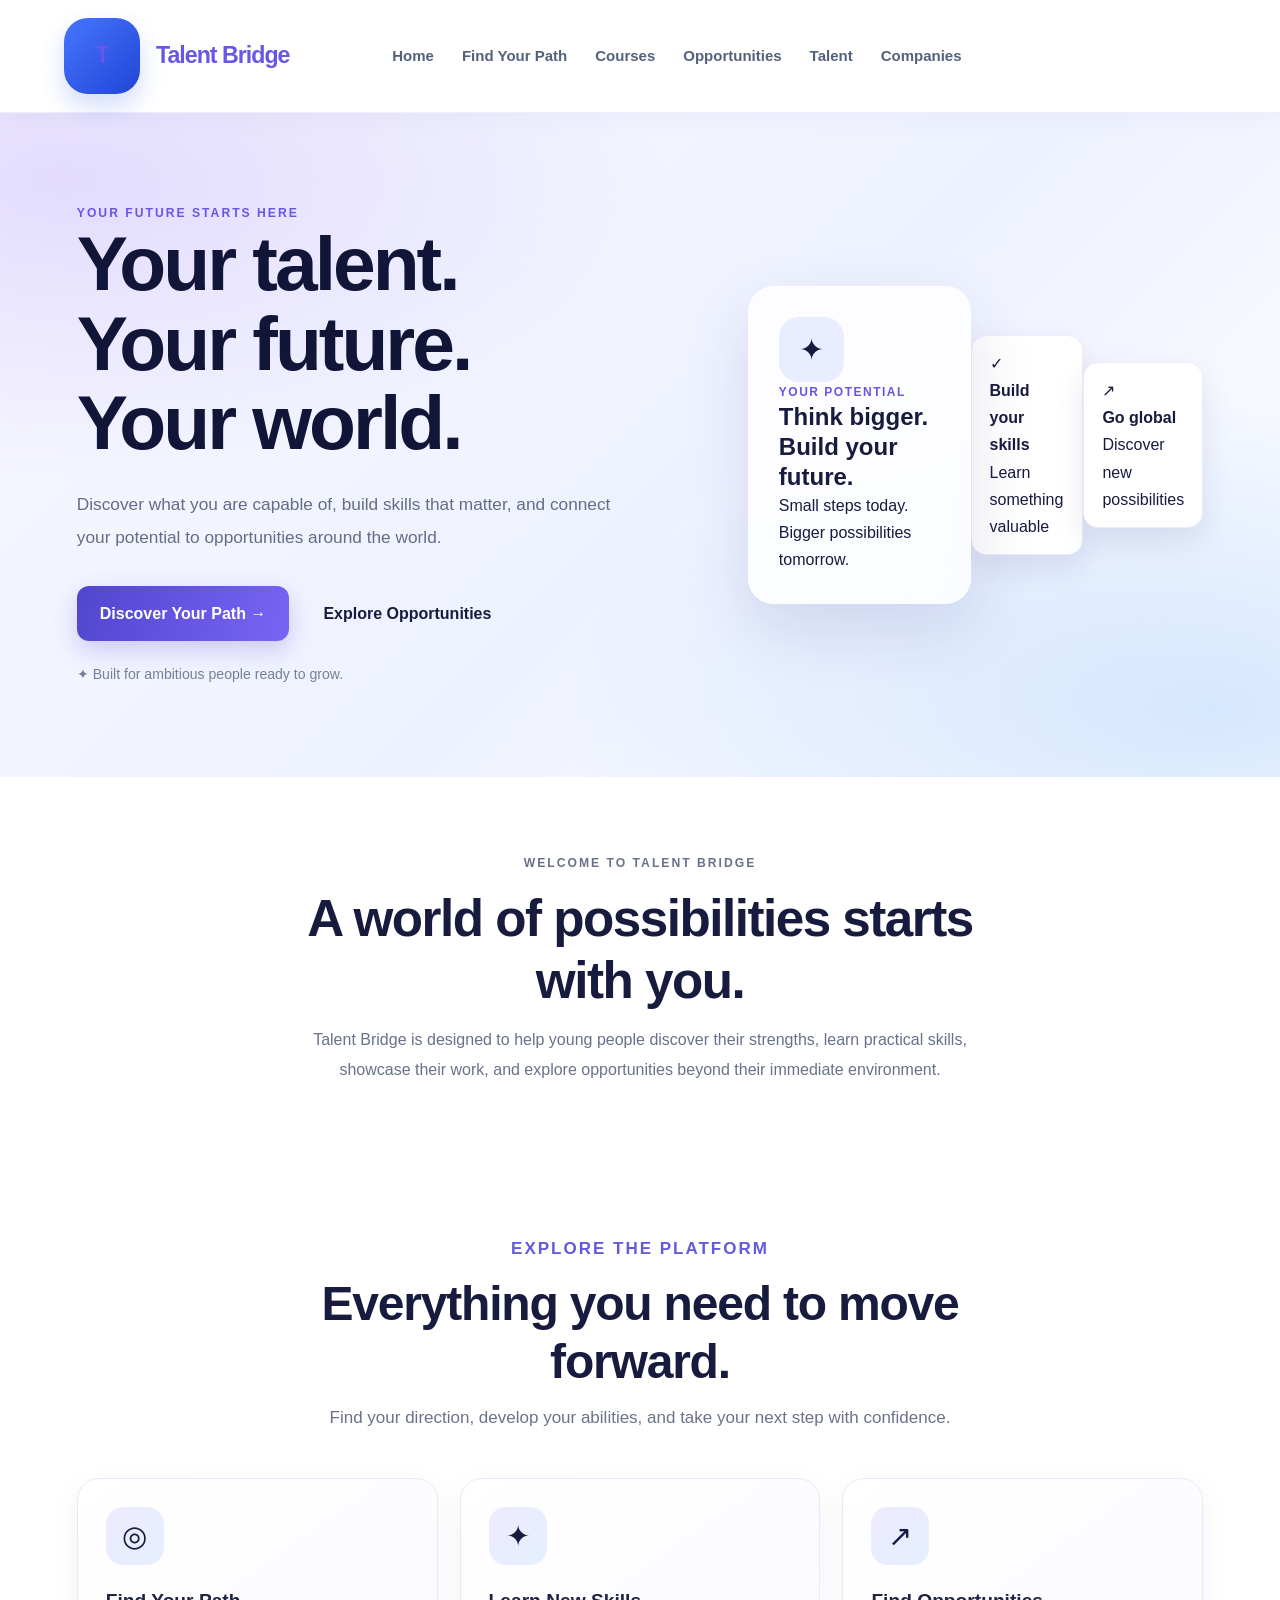
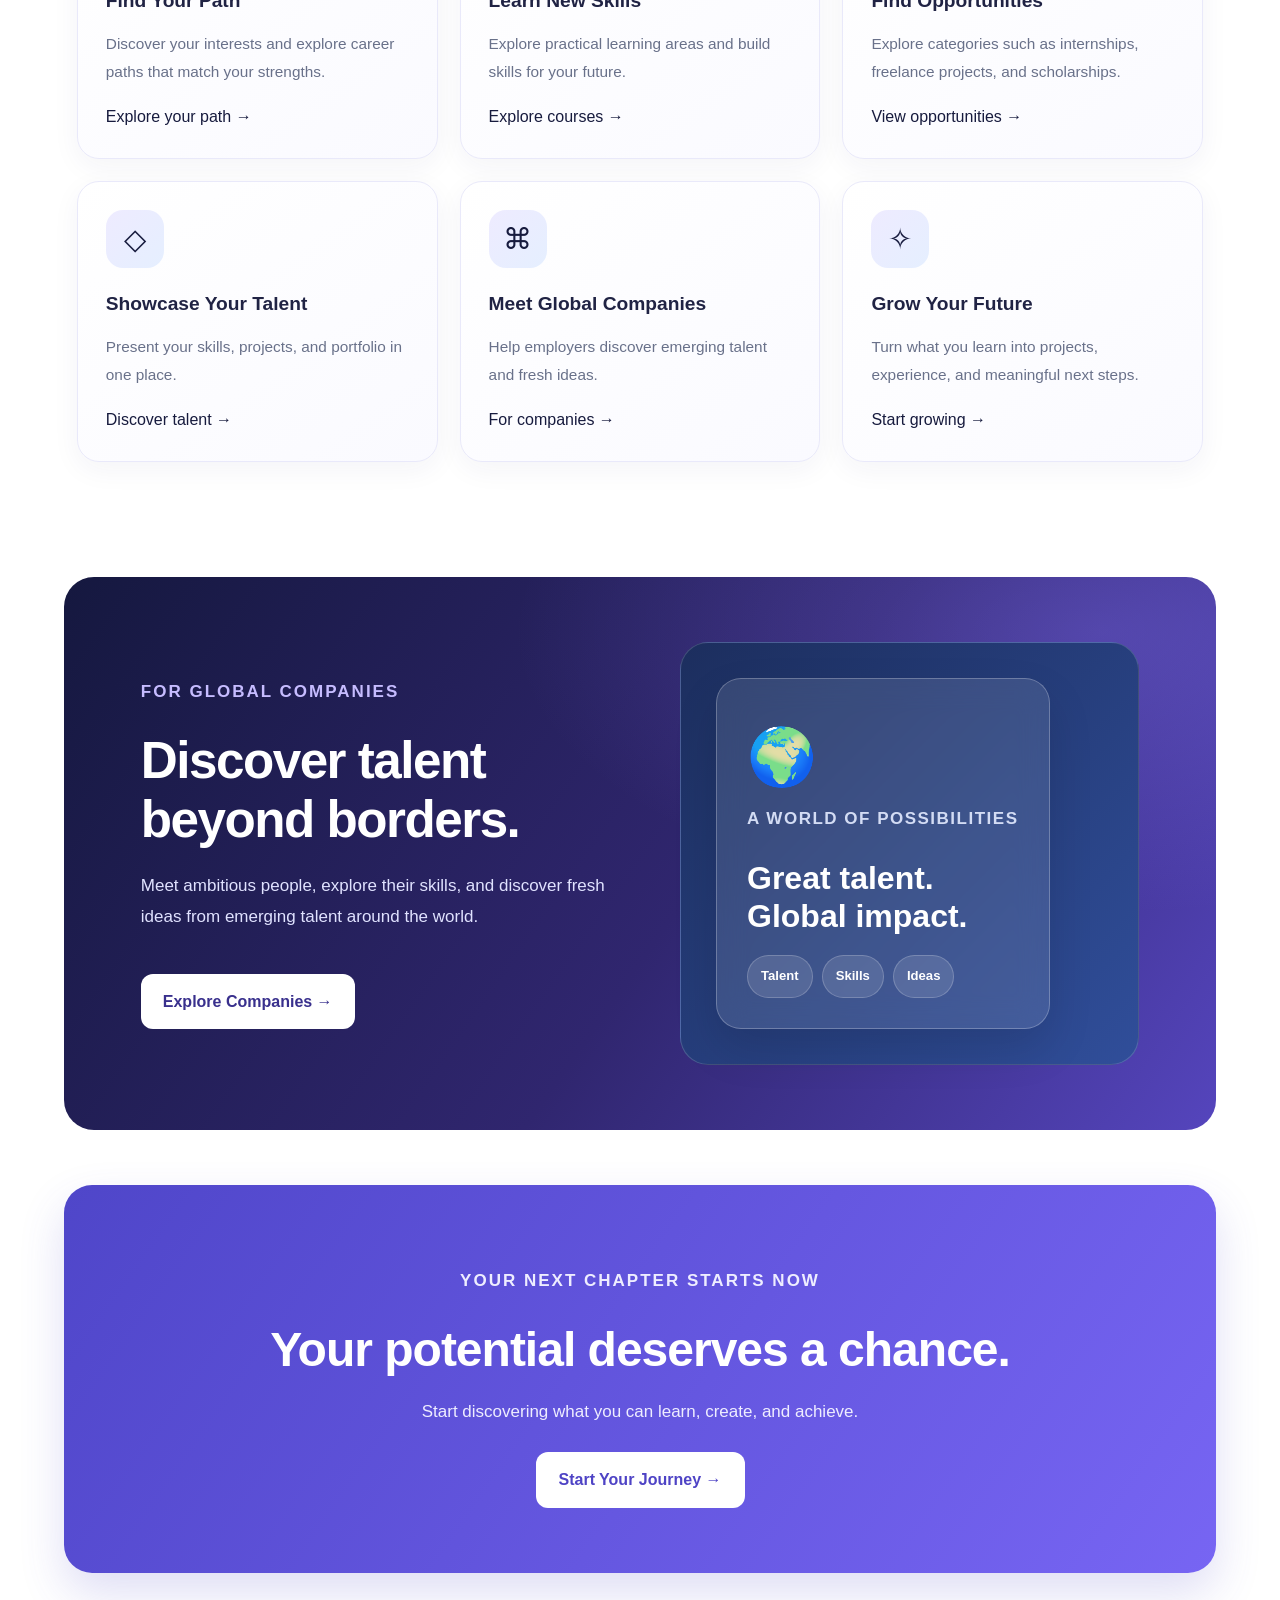
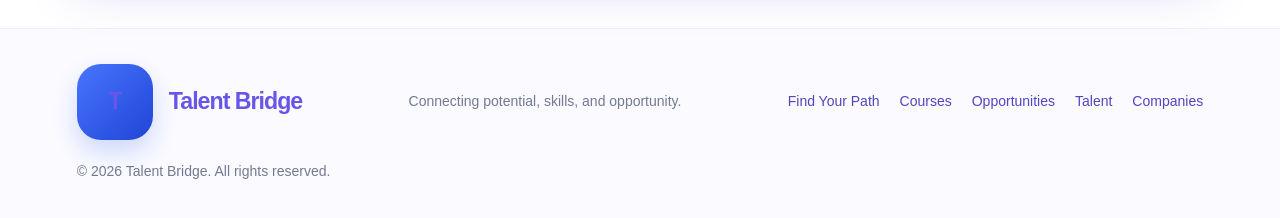
<file: index.html>
<!DOCTYPE html>
<html lang="en">
<head>
  <meta charset="UTF-8">
  <meta name="viewport" content="width=device-width, initial-scale=1.0">

  <title>Talent Bridge | Your Talent, Your Future</title>

  <meta name="description" content="Discover your potential, build useful skills, showcase your talent, and connect with global opportunities.">

  <head>
  <link rel="stylesheet" href="style.css">
</head>

<body>

  <!-- Your Talent Bridge website content stays here -->

  <script src="script.js"></script>
</body>

<body>

  <!-- NAVIGATION -->
  <header class="navbar">

    <a href="index.html" class="logo">
      <span class="logo-icon">T</span>
      <span>Talent Bridge</span>
    </a>

    <nav class="nav-links">
      <a href="index.html">Home</a>
      <a href="path.html">Find Your Path</a>
      <a href="courses.html">Courses</a>
      <a href="opportunities.html">Opportunities</a>
      <a href="talent.html">Talent</a>
      <a href="companies.html">Companies</a>
    </nav>

    <a href="path.html" class="nav-button">Get Started ↗</a>

  </header>


  <main>

    <!-- HERO SECTION -->
    <section class="hero">

      <div class="hero-content">

        <p class="eyebrow">YOUR FUTURE STARTS HERE</p>

        <h1>
          Your talent.<br>
          Your future.<br>
          Your world.
        </h1>

        <p class="hero-description">
          Discover what you are capable of, build skills that matter,
          and connect your potential to opportunities around the world.
        </p>

        <div class="hero-actions">
          <a href="path.html" class="primary-button">
            Discover Your Path →
          </a>

          <a href="opportunities.html" class="secondary-button">
            Explore Opportunities
          </a>
        </div>

        <p class="hero-note">
          ✦ Built for ambitious people ready to grow.
        </p>

      </div>

      <div class="hero-visual">

        <div class="visual-card main-visual-card">
          <div class="visual-icon">✦</div>
          <p class="visual-label">YOUR POTENTIAL</p>
          <h2>Think bigger.<br>Build your future.</h2>
          <p>Small steps today. Bigger possibilities tomorrow.</p>
        </div>

        <div class="floating-card top-card">
          <span class="mini-icon">✓</span>
          <div>
            <strong>Build your skills</strong>
            <p>Learn something valuable</p>
          </div>
        </div>

        <div class="floating-card bottom-card">
          <span class="mini-icon">↗</span>
          <div>
            <strong>Go global</strong>
            <p>Discover new possibilities</p>
          </div>
        </div>

      </div>

    </section>


    <!-- INTRODUCTION -->
    <section class="section intro-section">

      <p class="eyebrow">WELCOME TO TALENT BRIDGE</p>

      <h2>A world of possibilities starts with you.</h2>

      <p>
        Talent Bridge is designed to help young people discover their
        strengths, learn practical skills, showcase their work, and
        explore opportunities beyond their immediate environment.
      </p>

    </section>


    <!-- PLATFORM FEATURES -->
    <section class="section features-section" id="explore">

      <div class="section-heading">

        <p class="eyebrow">EXPLORE THE PLATFORM</p>

        <h2>Everything you need to move forward.</h2>

        <p>
          Find your direction, develop your abilities, and take your
          next step with confidence.
        </p>

      </div>

      <div class="feature-grid">

        <article class="feature-card">
          <div class="feature-icon">◎</div>
          <h3>Find Your Path</h3>
          <p>
            Discover your interests and explore career paths that match
            your strengths.
          </p>
          <a href="path.html">Explore your path →</a>
        </article>

        <article class="feature-card">
          <div class="feature-icon">✦</div>
          <h3>Learn New Skills</h3>
          <p>
            Explore practical learning areas and build skills for
            your future.
          </p>
          <a href="courses.html">Explore courses →</a>
        </article>

        <article class="feature-card">
          <div class="feature-icon">↗</div>
          <h3>Find Opportunities</h3>
          <p>
            Explore categories such as internships, freelance projects,
            and scholarships.
          </p>
          <a href="opportunities.html">View opportunities →</a>
        </article>

        <article class="feature-card">
          <div class="feature-icon">◇</div>
          <h3>Showcase Your Talent</h3>
          <p>
            Present your skills, projects, and portfolio in one place.
          </p>
          <a href="talent.html">Discover talent →</a>
        </article>

        <article class="feature-card">
          <div class="feature-icon">⌘</div>
          <h3>Meet Global Companies</h3>
          <p>
            Help employers discover emerging talent and fresh ideas.
          </p>
          <a href="companies.html">For companies →</a>
        </article>

        <article class="feature-card">
          <div class="feature-icon">✧</div>
          <h3>Grow Your Future</h3>
          <p>
            Turn what you learn into projects, experience, and
            meaningful next steps.
          </p>
          <a href="path.html">Start growing →</a>
        </article>

      </div>

    </section>


    <!-- COMPANIES SECTION: IMPROVED DESIGN -->
    <section class="company-section" id="companies">

      <div class="company-content">

        <p class="eyebrow">FOR GLOBAL COMPANIES</p>

        <h2>Discover talent beyond borders.</h2>

        <p>
          Meet ambitious people, explore their skills, and discover
          fresh ideas from emerging talent around the world.
        </p>

        <a href="companies.html" class="light-button">
          Explore Companies →
        </a>

      </div>

      <div class="company-art">

        <div class="company-visual-card">

          <span class="company-emoji">🌍</span>

          <p class="company-small-label">
            A WORLD OF POSSIBILITIES
          </p>

          <h3>Great talent.<br>Global impact.</h3>

          <div class="company-tags">
            <span>Talent</span>
            <span>Skills</span>
            <span>Ideas</span>
          </div>

        </div>

      </div>

    </section>


    <!-- CALL TO ACTION -->
    <section class="final-cta">

      <p class="eyebrow">YOUR NEXT CHAPTER STARTS NOW</p>

      <h2>Your potential deserves a chance.</h2>

      <p>
        Start discovering what you can learn, create, and achieve.
      </p>

      <a href="path.html" class="primary-button">
        Start Your Journey →
      </a>

    </section>

  </main>


  <!-- FOOTER -->
  <footer class="footer">

    <a href="index.html" class="logo footer-logo">
      <span class="logo-icon">T</span>
      <span>Talent Bridge</span>
    </a>

    <p>Connecting potential, skills, and opportunity.</p>

    <div class="footer-links">
      <a href="path.html">Find Your Path</a>
      <a href="courses.html">Courses</a>
      <a href="opportunities.html">Opportunities</a>
      <a href="talent.html">Talent</a>
      <a href="companies.html">Companies</a>
    </div>

    <p class="copyright">
      © 2026 Talent Bridge. All rights reserved.
    </p>

  </footer>

  <script src="script.js"></script>

</body>
</html>
</file>
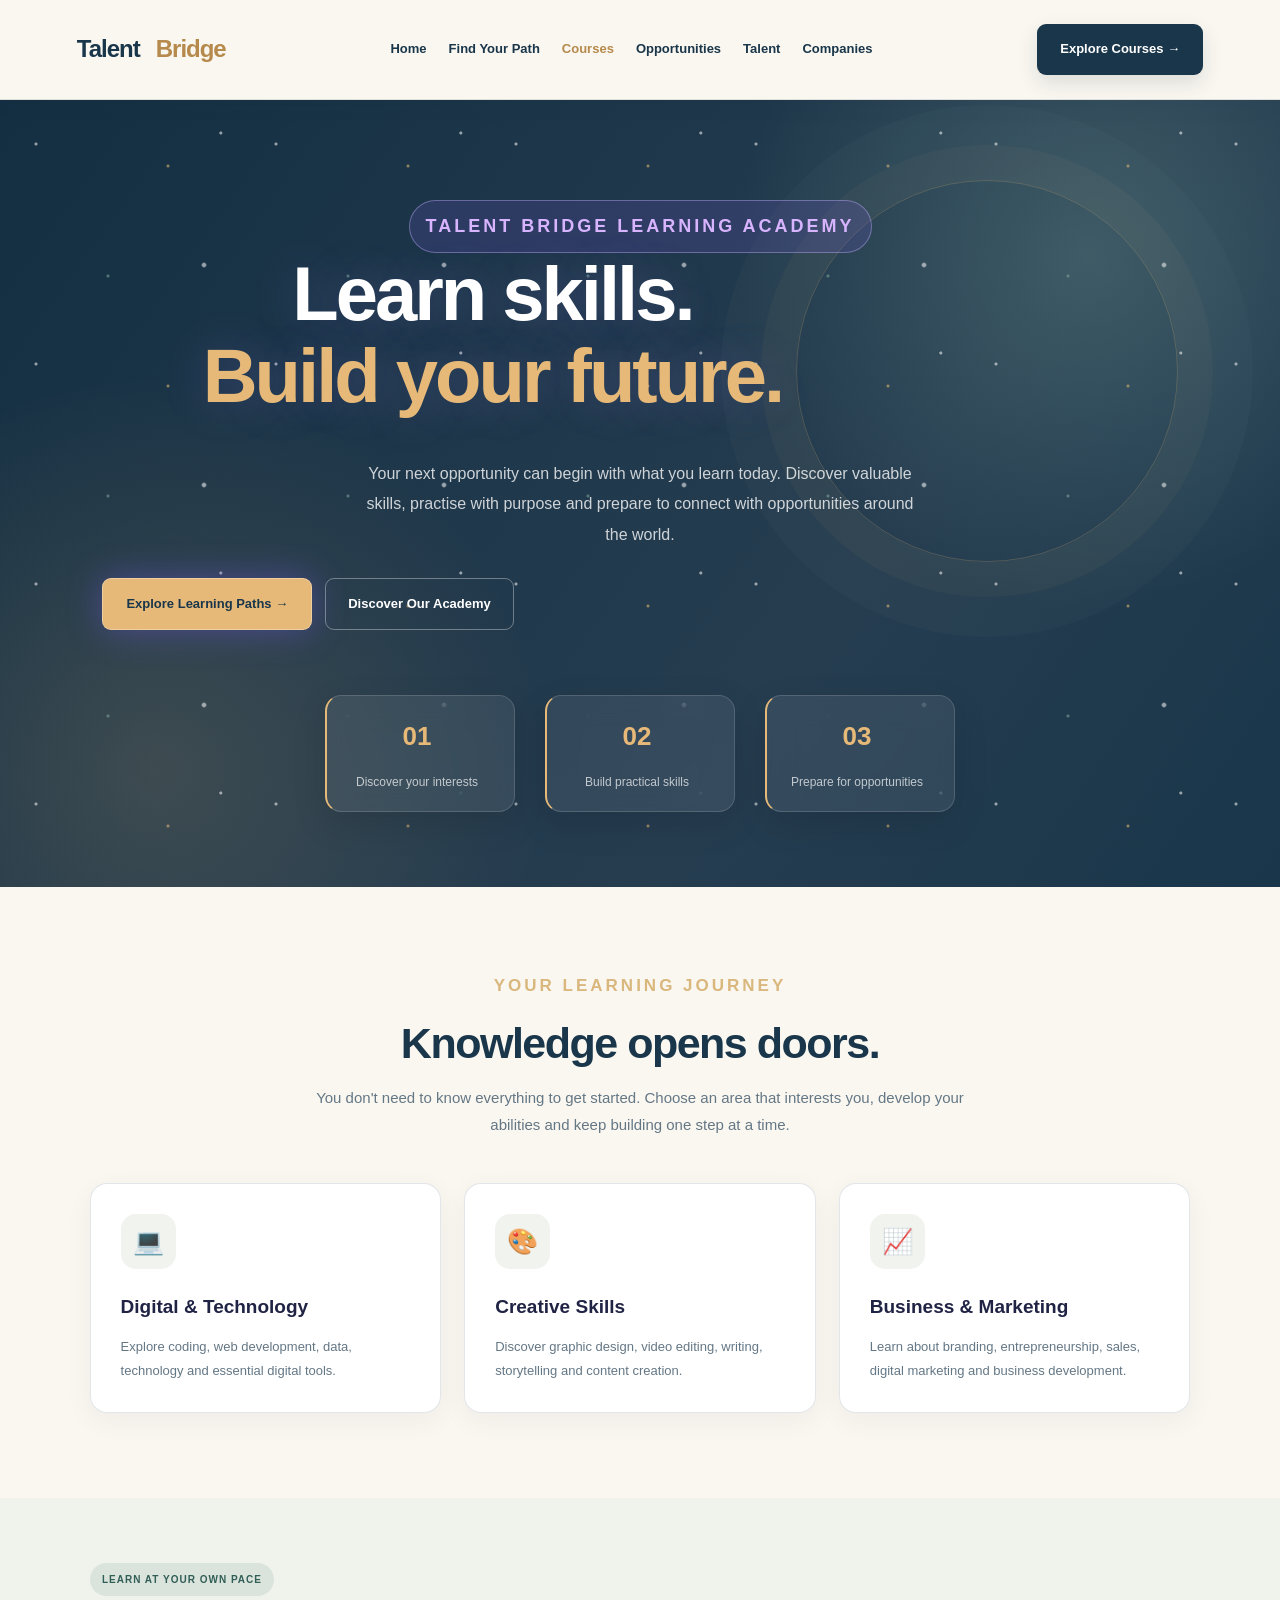
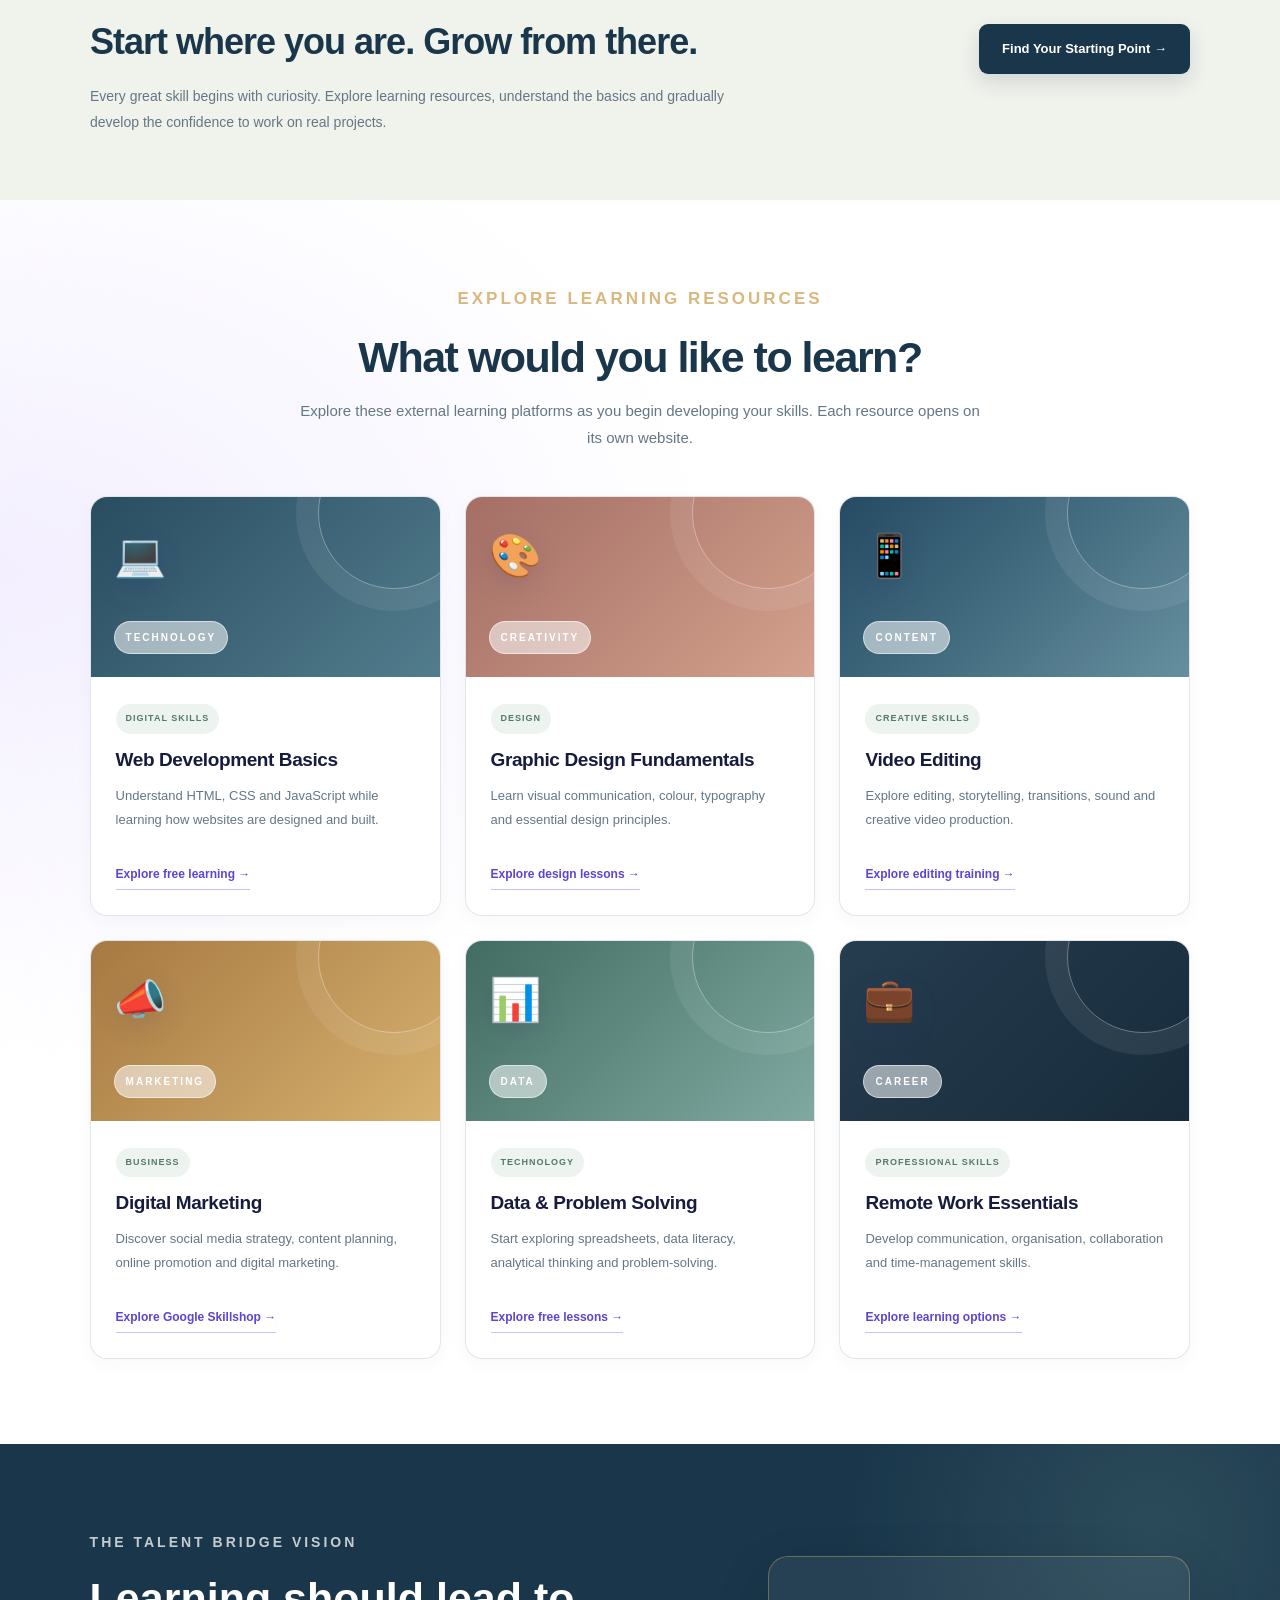
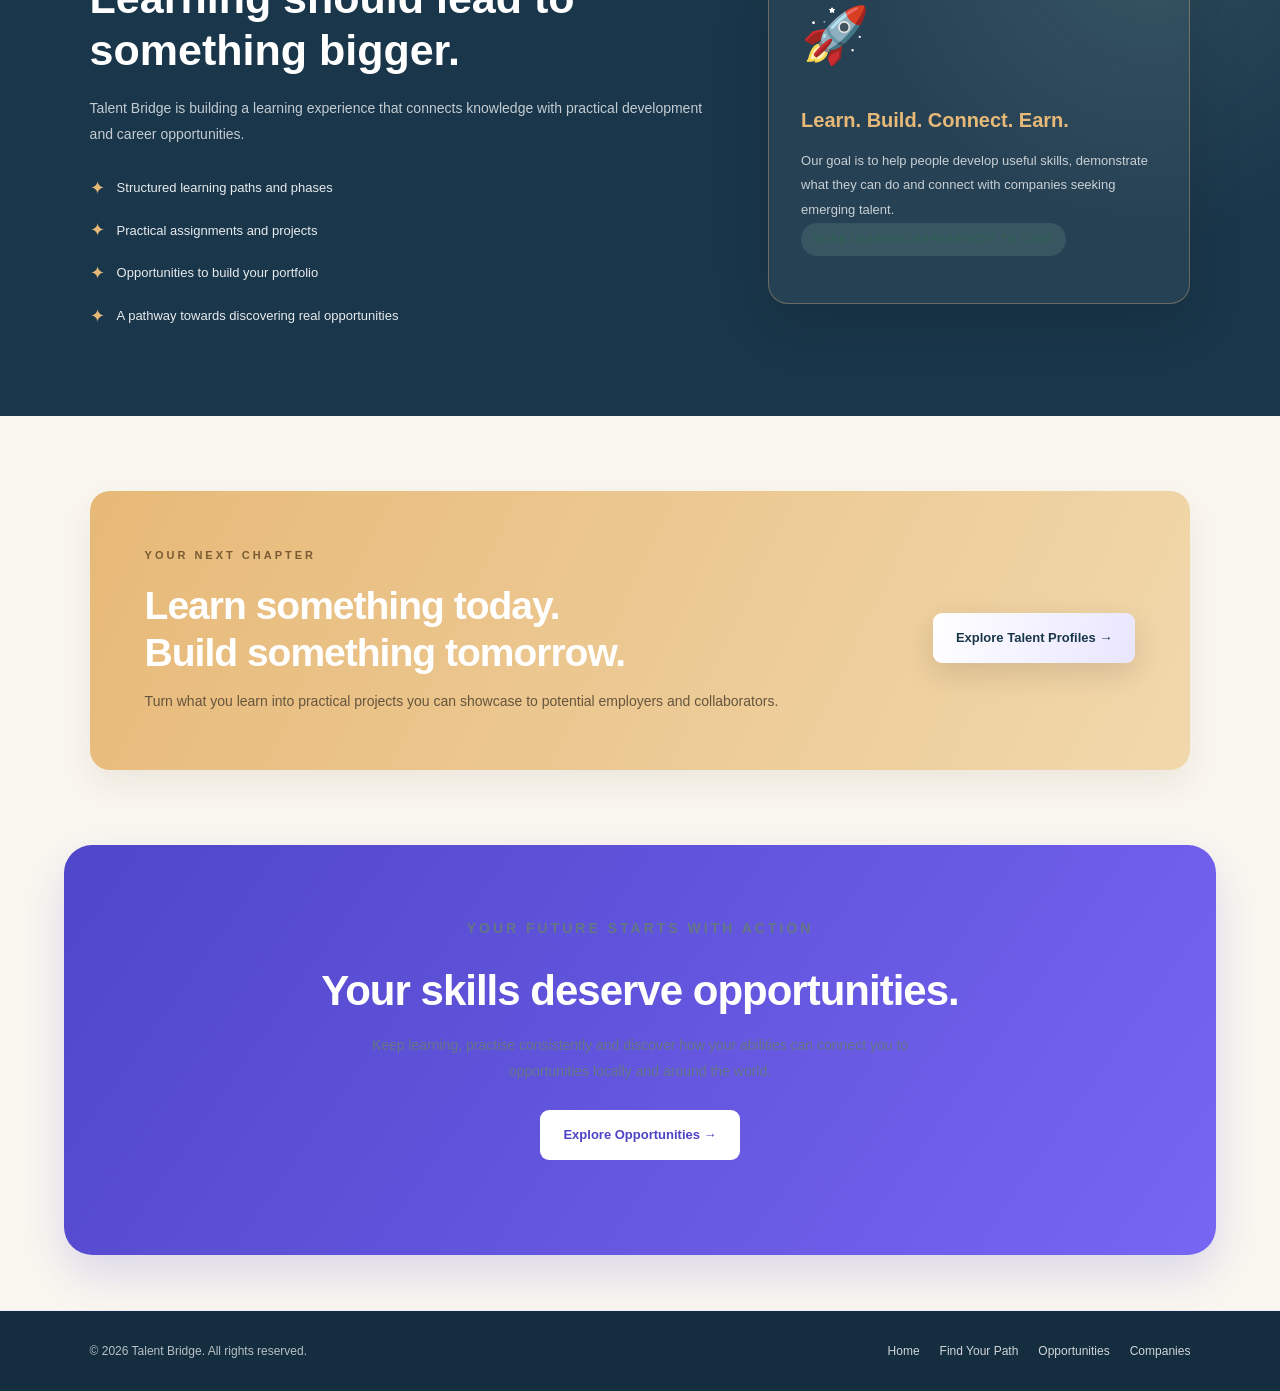
<file: courses.html>
<!DOCTYPE html>
<html lang="en">
<head>
<meta charset="UTF-8">
<meta name="viewport" content="width=device-width, initial-scale=1.0">

<title>Learning Academy | Talent Bridge</title>
<meta name="description" content="Build practical digital, creative and professional skills with Talent Bridge. Discover learning resources and prepare for global opportunities.">

<link rel="stylesheet" href="style.css">

<style>
:root {
  --ocean: #19364A;
  --midnight: #263D50;
  --gold: #E7B978;
  --teal: #80AAA1;
  --ivory: #FAF7F0;
  --white: #FFFFFF;
  --muted: #647785;
  --line: rgba(25,54,74,.12);
}

* {
  box-sizing: border-box;
}

html {
  scroll-behavior: smooth;
}

body {
  margin: 0;
  color: var(--ocean);
  background: var(--ivory);
  font-family: Arial, Helvetica, sans-serif;
  overflow-x: hidden;
}

a {
  text-decoration: none;
}

/* NAVIGATION */

.navbar {
  position: sticky;
  top: 0;
  z-index: 1000;
  display: flex;
  align-items: center;
  justify-content: space-between;
  gap: 25px;
  padding: 17px 6%;
  background: rgba(250,247,240,.94);
  backdrop-filter: blur(15px);
  border-bottom: 1px solid var(--line);
}

.logo {
  font-size: 24px;
  font-weight: 900;
  color: var(--ocean);
  letter-spacing: -1px;
  white-space: nowrap;
}

.logo span {
  color: #B68A4C;
}

.nav-links {
  display: flex;
  align-items: center;
  gap: 22px;
}

.nav-links a {
  color: var(--ocean);
  font-size: 13px;
  font-weight: 700;
  transition: .3s;
}

.nav-links a:hover,
.nav-links a.active {
  color: #B68A4C;
}

.primary-button,
.light-button {
  display: inline-flex;
  align-items: center;
  justify-content: center;
  gap: 8px;
  padding: 14px 23px;
  border-radius: 9px;
  font-size: 13px;
  font-weight: 800;
  transition: .3s;
}

.primary-button {
  background: var(--ocean);
  color: white;
  box-shadow: 0 8px 20px rgba(25,54,74,.14);
}

.primary-button:hover {
  background: #31566C;
  transform: translateY(-3px);
  box-shadow: 0 12px 26px rgba(25,54,74,.2);
}

.light-button {
  background: var(--ivory);
  color: var(--ocean);
}

.light-button:hover {
  background: var(--gold);
  transform: translateY(-3px);
}

/* HERO */

.courses-hero {
  position: relative;
  min-height: 560px;
  padding: 100px 8% 75px;
  display: flex;
  flex-direction: column;
  justify-content: center;
  overflow: hidden;
  isolation: isolate;
  background:
    radial-gradient(circle at 85% 20%, rgba(128,170,161,.28), transparent 28%),
    radial-gradient(circle at 12% 85%, rgba(231,185,120,.16), transparent 30%),
    linear-gradient(125deg, #142F42, #263D50 65%, #19364A);
  color: white;
}

.courses-hero::before,
.courses-hero::after {
  content: "";
  position: absolute;
  pointer-events: none;
  z-index: -1;
}

.courses-hero::before {
  inset: 0;
  opacity: .55;
  background-image:
    radial-gradient(2px 2px at 15% 20%, white 50%, transparent 100%),
    radial-gradient(2px 2px at 70% 30%, #E7B978 50%, transparent 100%),
    radial-gradient(3px 3px at 85% 75%, white 50%, transparent 100%),
    radial-gradient(2px 2px at 45% 80%, #80AAA1 50%, transparent 100%),
    radial-gradient(2px 2px at 92% 15%, white 50%, transparent 100%);
  background-size: 240px 220px;
  animation: starDrift 18s linear infinite;
}

.courses-hero::after {
  width: 380px;
  height: 380px;
  right: 8%;
  top: 80px;
  border: 1px solid rgba(231,185,120,.22);
  border-radius: 50%;
  box-shadow:
    0 0 0 35px rgba(231,185,120,.035),
    0 0 0 75px rgba(128,170,161,.035);
  animation: orbit 24s linear infinite;
}

@keyframes starDrift {
  from { background-position: 0 0; }
  to { background-position: 240px 220px; }
}

@keyframes orbit {
  to { transform: rotate(360deg); }
}

.eyebrow {
  color: #D9B77D;
  font-size: 11px;
  font-weight: 900;
  letter-spacing: 3px;
  margin-bottom: 18px;
}

.courses-hero h1 {
  max-width: 780px;
  font-size: clamp(42px, 6vw, 76px);
  line-height: 1.08;
  letter-spacing: -3px;
  margin: 0 0 22px;
  color: white;
}

.courses-hero h1 span {
  color: var(--gold);
}

.courses-hero > p:not(.eyebrow) {
  max-width: 560px;
  color: rgba(255,255,255,.78);
  font-size: 16px;
  line-height: 1.9;
  margin-bottom: 28px;
}

.hero-buttons {
  display: flex;
  flex-wrap: wrap;
  gap: 13px;
}

.hero-buttons .primary-button {
  background: var(--gold);
  color: var(--ocean);
}

.hero-buttons .primary-button:hover {
  background: white;
}

.hero-secondary {
  border: 1px solid rgba(255,255,255,.35);
  color: white;
  padding: 14px 22px;
  border-radius: 9px;
  font-weight: 700;
  font-size: 13px;
  transition: .3s;
}

.hero-secondary:hover {
  background: rgba(255,255,255,.12);
}

/* HERO STATS */

.course-stats {
  display: grid;
  grid-template-columns: repeat(3, minmax(0, 190px));
  gap: 30px;
  margin-top: 65px;
  max-width: 650px;
}

.course-stats div {
  border-left: 2px solid var(--gold);
  padding-left: 15px;
}

.course-stats strong {
  display: block;
  color: var(--gold);
  font-size: 26px;
  margin-bottom: 7px;
}

.course-stats span {
  color: rgba(255,255,255,.7);
  font-size: 12px;
}

/* GENERAL SECTIONS */

.section {
  padding: 85px 7%;
}

.section-heading {
  max-width: 680px;
  margin: 0 auto 45px;
  text-align: center;
}

.section-heading h2 {
  font-size: clamp(29px, 4vw, 43px);
  line-height: 1.2;
  letter-spacing: -1.5px;
  margin: 0 0 14px;
  color: var(--ocean);
}

.section-heading > p:last-child {
  color: var(--muted);
  font-size: 15px;
  line-height: 1.8;
}

/* LEARNING JOURNEY */

.feature-grid {
  display: grid;
  grid-template-columns: repeat(3, 1fr);
  gap: 23px;
  max-width: 1150px;
  margin: auto;
}

.feature-card {
  position: relative;
  padding: 30px;
  background: white;
  border: 1px solid var(--line);
  border-radius: 17px;
  transition: .35s;
  overflow: hidden;
}

.feature-card::after {
  content: "";
  position: absolute;
  bottom: 0;
  left: 0;
  width: 0;
  height: 4px;
  background: var(--gold);
  transition: .4s;
}

.feature-card:hover {
  transform: translateY(-8px);
  box-shadow: 0 18px 40px rgba(25,54,74,.1);
}

.feature-card:hover::after {
  width: 100%;
}

.feature-icon {
  width: 55px;
  height: 55px;
  display: grid;
  place-items: center;
  border-radius: 15px;
  background: #F0F3EE;
  font-size: 25px;
  margin-bottom: 22px;
}

.feature-card h3 {
  font-size: 19px;
  margin: 0 0 12px;
}

.feature-card p {
  color: var(--muted);
  line-height: 1.8;
  font-size: 13px;
  margin: 0;
}

/* ACADEMY INTRO */

.academy-intro {
  background: #F0F2EC;
  padding: 65px 7%;
}

.academy-inner {
  max-width: 1100px;
  margin: auto;
  display: flex;
  align-items: center;
  justify-content: space-between;
  gap: 35px;
}

.academy-inner h2 {
  font-size: clamp(25px, 3.5vw, 36px);
  margin: 0 0 12px;
  letter-spacing: -1px;
}

.academy-inner p {
  color: var(--muted);
  line-height: 1.8;
  max-width: 650px;
  font-size: 14px;
}

.academy-label {
  display: inline-block;
  background: rgba(128,170,161,.2);
  color: #315E55;
  padding: 8px 12px;
  border-radius: 30px;
  font-size: 10px;
  font-weight: 900;
  letter-spacing: 1px;
  margin-bottom: 15px;
}

/* COURSE CARDS */

.course-grid {
  display: grid;
  grid-template-columns: repeat(3, 1fr);
  gap: 24px;
  max-width: 1200px;
  margin: auto;
}

.course-card {
  background: white;
  border-radius: 17px;
  overflow: hidden;
  border: 1px solid var(--line);
  transition: .35s;
  box-shadow: 0 5px 18px rgba(25,54,74,.035);
}

.course-card:hover {
  transform: translateY(-9px);
  box-shadow: 0 20px 42px rgba(25,54,74,.12);
}

.course-art {
  min-height: 180px;
  padding: 23px;
  display: flex;
  flex-direction: column;
  justify-content: space-between;
  position: relative;
  overflow: hidden;
}

.course-art::after {
  content: "";
  width: 150px;
  height: 150px;
  border: 1px solid rgba(255,255,255,.35);
  border-radius: 50%;
  position: absolute;
  right: -30px;
  bottom: -65px;
  box-shadow: 0 0 0 22px rgba(255,255,255,.07);
  transition: .5s;
}

.course-card:hover .course-art::after {
  transform: scale(1.25) rotate(20deg);
}

.course-art span {
  font-size: 42px;
  position: relative;
  z-index: 1;
}

.course-art small {
  color: white;
  font-weight: 900;
  letter-spacing: 2px;
  font-size: 10px;
  position: relative;
  z-index: 1;
}

.course-purple {
  background: linear-gradient(135deg,#294C61,#527D8D);
}

.course-pink {
  background: linear-gradient(135deg,#A46E65,#D3A18C);
}

.course-blue {
  background: linear-gradient(135deg,#244B63,#658E9E);
}

.course-orange {
  background: linear-gradient(135deg,#A77942,#D6B16F);
}

.course-green {
  background: linear-gradient(135deg,#426C61,#80AAA1);
}

.course-dark {
  background: linear-gradient(135deg,#263D50,#172B3A);
}

.course-body {
  padding: 25px;
}

.course-tag {
  display: inline-block;
  color: #54786F;
  background: #EDF4F0;
  padding: 7px 10px;
  border-radius: 30px;
  font-size: 9px;
  font-weight: 900;
  letter-spacing: 1px;
  margin-bottom: 13px;
}

.course-body h3 {
  font-size: 19px;
  margin: 0 0 12px;
  line-height: 1.35;
}

.course-body p {
  font-size: 13px;
  line-height: 1.8;
  color: var(--muted);
  min-height: 70px;
}

.text-link {
  display: inline-block;
  margin-top: 10px;
  color: #9A713C;
  font-size: 12px;
  font-weight: 900;
  transition: .3s;
}

.text-link:hover {
  color: var(--ocean);
  transform: translateX(4px);
}

/* TALENT BRIDGE COURSE FUTURE */

.our-academy {
  padding: 85px 7%;
  background:
    radial-gradient(circle at 90% 15%, rgba(128,170,161,.18), transparent 25%),
    var(--ocean);
  color: white;
  position: relative;
  overflow: hidden;
}

.our-academy-inner {
  max-width: 1120px;
  margin: auto;
  display: grid;
  grid-template-columns: 1.2fr .8fr;
  align-items: center;
  gap: 45px;
}

.our-academy h2 {
  font-size: clamp(30px, 4vw, 43px);
  line-height: 1.2;
  margin: 0 0 18px;
}

.our-academy p {
  color: rgba(255,255,255,.75);
  font-size: 14px;
  line-height: 1.9;
}

.academy-points {
  display: grid;
  gap: 12px;
  margin-top: 25px;
}

.academy-points div {
  display: flex;
  align-items: center;
  gap: 12px;
  color: rgba(255,255,255,.9);
  font-size: 13px;
}

.academy-points span {
  color: var(--gold);
  font-size: 18px;
}

.academy-visual {
  padding: 32px;
  border: 1px solid rgba(231,185,120,.35);
  border-radius: 20px;
  background: rgba(255,255,255,.055);
  box-shadow: 0 20px 55px rgba(0,0,0,.13);
}

.academy-visual .big-icon {
  font-size: 55px;
  margin-bottom: 20px;
}

.academy-visual h3 {
  color: var(--gold);
  font-size: 20px;
  margin: 0 0 12px;
}

.academy-visual p {
  font-size: 13px;
}

/* LEARNING BANNER */

.learning-banner {
  margin: 75px 7%;
  padding: 55px;
  border-radius: 20px;
  background: linear-gradient(115deg,#E7B978,#F1D8AC);
  display: flex;
  justify-content: space-between;
  align-items: center;
  gap: 30px;
  box-shadow: 0 15px 35px rgba(120,91,46,.1);
}

.learning-banner .eyebrow {
  color: #795A32;
}

.learning-banner h2 {
  font-size: clamp(27px, 4vw, 39px);
  letter-spacing: -1px;
  line-height: 1.2;
  margin: 0 0 13px;
}

.learning-banner p:not(.eyebrow) {
  color: #66553E;
  font-size: 14px;
  line-height: 1.8;
}

/* FINAL CTA */

.final-cta {
  text-align: center;
  padding: 70px 7% 95px;
}

.final-cta h2 {
  font-size: clamp(28px, 4vw, 42px);
  letter-spacing: -1px;
  margin-bottom: 15px;
}

.final-cta p {
  max-width: 620px;
  margin: 0 auto 25px;
  color: var(--muted);
  line-height: 1.9;
  font-size: 14px;
}

/* FOOTER */

.footer {
  background: #142D3F;
  color: white;
  padding: 30px 7%;
  display: flex;
  align-items: center;
  justify-content: space-between;
  flex-wrap: wrap;
  gap: 20px;
}

.footer p {
  font-size: 12px;
  color: rgba(255,255,255,.7);
}

.footer-links {
  display: flex;
  gap: 20px;
  flex-wrap: wrap;
}

.footer-links a {
  font-size: 12px;
  color: rgba(255,255,255,.8);
  transition: .3s;
}

.footer-links a:hover {
  color: var(--gold);
}

/* RESPONSIVE */

@media(max-width: 950px) {
  .navbar {
    flex-wrap: wrap;
  }

  .nav-links {
    order: 3;
    width: 100%;
    overflow-x: auto;
    padding: 8px 0;
    gap: 18px;
  }

  .nav-links a {
    white-space: nowrap;
  }

  .course-grid {
    grid-template-columns: repeat(2,1fr);
  }

  .feature-grid {
    grid-template-columns: 1fr;
  }
}

@media(max-width: 650px) {
  .navbar {
    padding: 14px 5%;
  }

  .navbar > .primary-button {
    padding: 11px 13px;
    font-size: 11px;
  }

  .logo {
    font-size: 21px;
  }

  .courses-hero {
    min-height: 550px;
    padding: 75px 7% 55px;
  }

  .courses-hero h1 {
    letter-spacing: -2px;
  }

  .courses-hero::after {
    width: 230px;
    height: 230px;
    right: -100px;
    top: 50px;
  }

  .course-stats {
    grid-template-columns: 1fr;
    gap: 17px;
    margin-top: 40px;
  }

  .course-stats strong {
    font-size: 20px;
  }

  .section {
    padding: 65px 6%;
  }

  .course-grid {
    grid-template-columns: 1fr;
  }

  .course-body p {
    min-height: auto;
  }

  .academy-inner,
  .our-academy-inner {
    grid-template-columns: 1fr;
    display: grid;
  }

  .academy-inner {
    gap: 15px;
  }

  .learning-banner {
    margin: 50px 5%;
    padding: 30px 23px;
    flex-direction: column;
    align-items: flex-start;
  }

  .our-academy {
    padding: 65px 6%;
  }

  .academy-visual {
    padding: 25px;
  }

  .footer {
    padding: 27px 6%;
  }
}

@media(prefers-reduced-motion: reduce) {
  *, *::before, *::after {
    scroll-behavior: auto !important;
    animation-duration: .01ms !important;
    transition-duration: .01ms !important;
  }
}
</style>
</head>

<body>

<header class="navbar">
  <a href="index.html" class="logo">Talent<span>Bridge</span></a>

  <nav class="nav-links">
    <a href="index.html">Home</a>
    <a href="path.html">Find Your Path</a>
    <a href="courses.html" class="active">Courses</a>
    <a href="opportunities.html">Opportunities</a>
    <a href="talent.html">Talent</a>
    <a href="companies.html">Companies</a>
  </nav>

  <a href="#course-list" class="primary-button">Explore Courses →</a>
</header>

<main>

  <!-- HERO -->
  <section class="page-hero courses-hero">

    <p class="eyebrow">TALENT BRIDGE LEARNING ACADEMY</p>

    <h1>Learn skills.<br><span>Build your future.</span></h1>

    <p>
      Your next opportunity can begin with what you learn today.
      Discover valuable skills, practise with purpose and prepare
      to connect with opportunities around the world.
    </p>

    <div class="hero-buttons">
      <a href="#course-list" class="primary-button">
        Explore Learning Paths →
      </a>

      <a href="#our-academy" class="hero-secondary">
        Discover Our Academy
      </a>
    </div>

    <div class="course-stats">
      <div>
        <strong>01</strong>
        <span>Discover your interests</span>
      </div>

      <div>
        <strong>02</strong>
        <span>Build practical skills</span>
      </div>

      <div>
        <strong>03</strong>
        <span>Prepare for opportunities</span>
      </div>
    </div>

  </section>

  <!-- LEARNING JOURNEY -->
  <section class="section">

    <div class="section-heading">
      <p class="eyebrow">YOUR LEARNING JOURNEY</p>
      <h2>Knowledge opens doors.</h2>
      <p>
        You don't need to know everything to get started.
        Choose an area that interests you, develop your abilities
        and keep building one step at a time.
      </p>
    </div>

    <div class="feature-grid">

      <article class="feature-card">
        <div class="feature-icon">💻</div>
        <h3>Digital & Technology</h3>
        <p>
          Explore coding, web development, data, technology
          and essential digital tools.
        </p>
      </article>

      <article class="feature-card">
        <div class="feature-icon">🎨</div>
        <h3>Creative Skills</h3>
        <p>
          Discover graphic design, video editing, writing,
          storytelling and content creation.
        </p>
      </article>

      <article class="feature-card">
        <div class="feature-icon">📈</div>
        <h3>Business & Marketing</h3>
        <p>
          Learn about branding, entrepreneurship, sales,
          digital marketing and business development.
        </p>
      </article>

    </div>

  </section>

  <!-- ACADEMY INTRO -->
  <section class="academy-intro">

    <div class="academy-inner">

      <div>
        <span class="academy-label">LEARN AT YOUR OWN PACE</span>

        <h2>Start where you are. Grow from there.</h2>

        <p>
          Every great skill begins with curiosity. Explore learning
          resources, understand the basics and gradually develop
          the confidence to work on real projects.
        </p>
      </div>

      <a href="#course-list" class="primary-button">
        Find Your Starting Point →
      </a>

    </div>

  </section>

  <!-- EXISTING LEARNING RESOURCES -->
  <section class="section" id="course-list">

    <div class="section-heading">
      <p class="eyebrow">EXPLORE LEARNING RESOURCES</p>

      <h2>What would you like to learn?</h2>

      <p>
        Explore these external learning platforms as you begin
        developing your skills. Each resource opens on its own website.
      </p>
    </div>

    <div class="course-grid">

      <article class="course-card">

        <div class="course-art course-purple">
          <span>💻</span>
          <small>TECHNOLOGY</small>
        </div>

        <div class="course-body">
          <span class="course-tag">DIGITAL SKILLS</span>

          <h3>Web Development Basics</h3>

          <p>
            Understand HTML, CSS and JavaScript while learning
            how websites are designed and built.
          </p>

          <a href="https://developer.mozilla.org/en-US/docs/Learn_web_development"
             target="_blank" rel="noopener noreferrer" class="text-link">
            Explore free learning →
          </a>
        </div>

      </article>

      <article class="course-card">

        <div class="course-art course-pink">
          <span>🎨</span>
          <small>CREATIVITY</small>
        </div>

        <div class="course-body">
          <span class="course-tag">DESIGN</span>

          <h3>Graphic Design Fundamentals</h3>

          <p>
            Learn visual communication, colour, typography
            and essential design principles.
          </p>

          <a href="https://www.canva.com/designschool/"
             target="_blank" rel="noopener noreferrer" class="text-link">
            Explore design lessons →
          </a>
        </div>

      </article>

      <article class="course-card">

        <div class="course-art course-blue">
          <span>📱</span>
          <small>CONTENT</small>
        </div>

        <div class="course-body">
          <span class="course-tag">CREATIVE SKILLS</span>

          <h3>Video Editing</h3>

          <p>
            Explore editing, storytelling, transitions,
            sound and creative video production.
          </p>

          <a href="https://www.blackmagicdesign.com/products/davinciresolve/training"
             target="_blank" rel="noopener noreferrer" class="text-link">
            Explore editing training →
          </a>
        </div>

      </article>

      <article class="course-card">

        <div class="course-art course-orange">
          <span>📣</span>
          <small>MARKETING</small>
        </div>

        <div class="course-body">
          <span class="course-tag">BUSINESS</span>

          <h3>Digital Marketing</h3>

          <p>
            Discover social media strategy, content planning,
            online promotion and digital marketing.
          </p>

          <a href="https://skillshop.withgoogle.com/"
             target="_blank" rel="noopener noreferrer" class="text-link">
            Explore Google Skillshop →
          </a>
        </div>

      </article>

      <article class="course-card">

        <div class="course-art course-green">
          <span>📊</span>
          <small>DATA</small>
        </div>

        <div class="course-body">
          <span class="course-tag">TECHNOLOGY</span>

          <h3>Data & Problem Solving</h3>

          <p>
            Start exploring spreadsheets, data literacy,
            analytical thinking and problem-solving.
          </p>

          <a href="https://www.khanacademy.org/"
             target="_blank" rel="noopener noreferrer" class="text-link">
            Explore free lessons →
          </a>
        </div>

      </article>

      <article class="course-card">

        <div class="course-art course-dark">
          <span>💼</span>
          <small>CAREER</small>
        </div>

        <div class="course-body">
          <span class="course-tag">PROFESSIONAL SKILLS</span>

          <h3>Remote Work Essentials</h3>

          <p>
            Develop communication, organisation, collaboration
            and time-management skills.
          </p>

          <a href="https://www.coursera.org/"
             target="_blank" rel="noopener noreferrer" class="text-link">
            Explore learning options →
          </a>
        </div>

      </article>

    </div>

  </section>

  <!-- TALENT BRIDGE ACADEMY -->
  <section class="our-academy" id="our-academy">

    <div class="our-academy-inner">

      <div>
        <p class="eyebrow">THE TALENT BRIDGE VISION</p>

        <h2>Learning should lead to something bigger.</h2>

        <p>
          Talent Bridge is building a learning experience that
          connects knowledge with practical development and
          career opportunities.
        </p>

        <div class="academy-points">
          <div><span>✦</span> Structured learning paths and phases</div>
          <div><span>✦</span> Practical assignments and projects</div>
          <div><span>✦</span> Opportunities to build your portfolio</div>
          <div><span>✦</span> A pathway towards discovering real opportunities</div>
        </div>

      </div>

      <div class="academy-visual">
        <div class="big-icon">🚀</div>

        <h3>Learn. Build. Connect. Earn.</h3>

        <p>
          Our goal is to help people develop useful skills,
          demonstrate what they can do and connect with
          companies seeking emerging talent.
        </p>

        <span class="academy-label">MORE LEARNING EXPERIENCES TO COME</span>
      </div>

    </div>

  </section>

  <!-- LEARNING BANNER -->
  <section class="learning-banner">

    <div>
      <p class="eyebrow">YOUR NEXT CHAPTER</p>

      <h2>Learn something today.<br>Build something tomorrow.</h2>

      <p>
        Turn what you learn into practical projects you can
        showcase to potential employers and collaborators.
      </p>
    </div>

    <a href="talent.html" class="light-button">
      Explore Talent Profiles →
    </a>

  </section>

  <!-- FINAL CTA -->
  <section class="final-cta">

    <p class="eyebrow">YOUR FUTURE STARTS WITH ACTION</p>

    <h2>Your skills deserve opportunities.</h2>

    <p>
      Keep learning, practise consistently and discover how
      your abilities can connect you to opportunities locally
      and around the world.
    </p>

    <a href="opportunities.html" class="primary-button">
      Explore Opportunities →
    </a>

  </section>

</main>

<footer class="footer">

  <p>© 2026 Talent Bridge. All rights reserved.</p>

  <div class="footer-links">
    <a href="index.html">Home</a>
    <a href="path.html">Find Your Path</a>
    <a href="opportunities.html">Opportunities</a>
    <a href="companies.html">Companies</a>
  </div>

</footer>

<script src="script.js"></script>

</body>
</html>
</file>
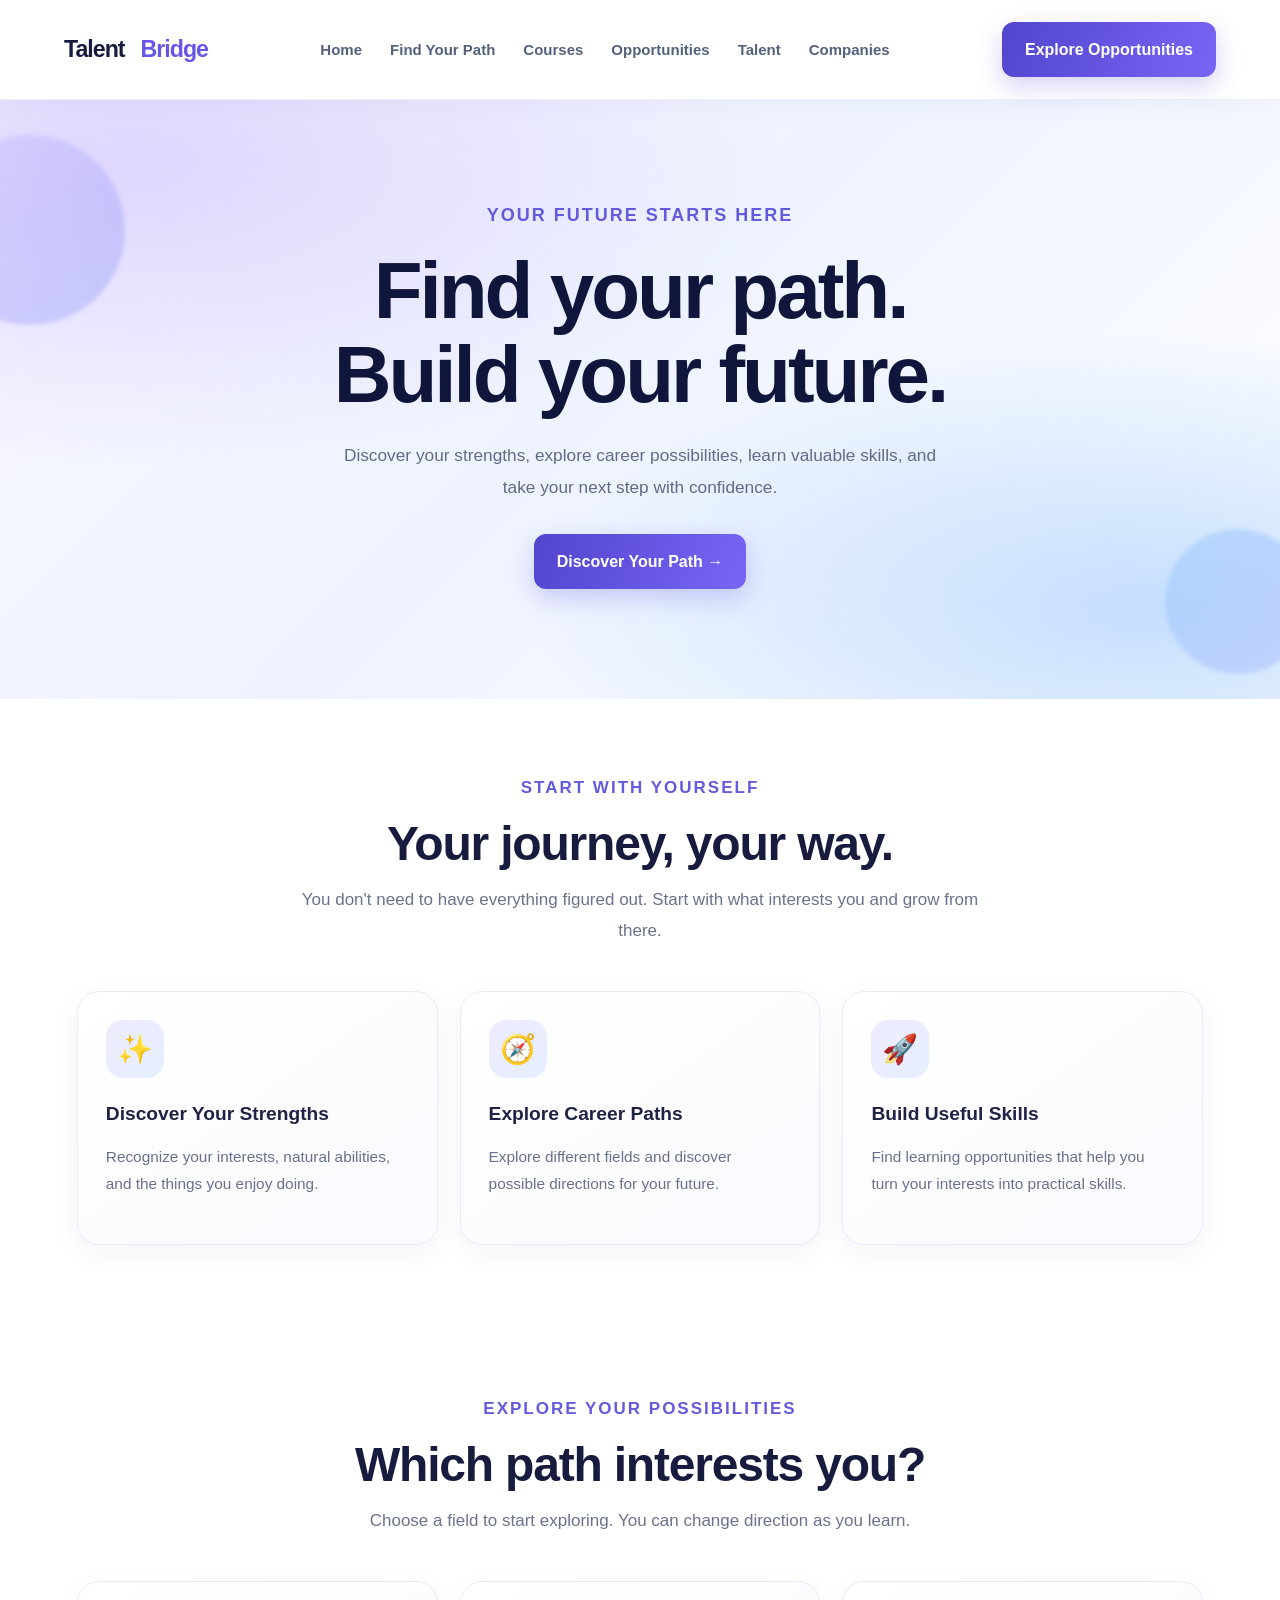
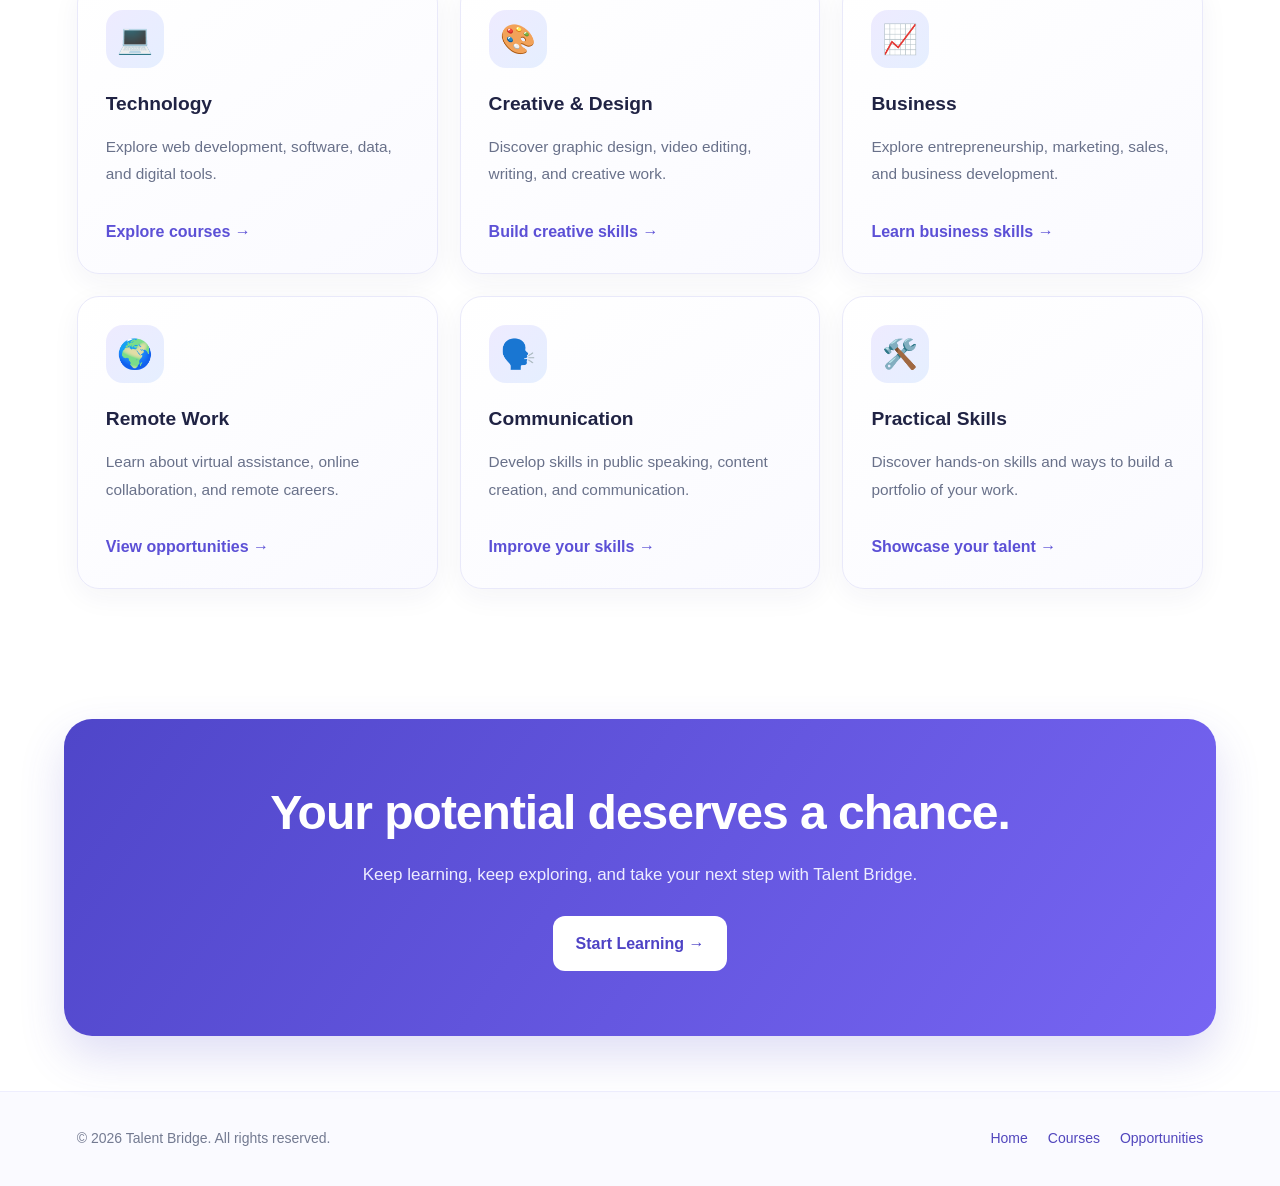
<file: path.html>
<!DOCTYPE html>
<html lang="en">
<head>
  <meta charset="UTF-8">
  <meta name="viewport" content="width=device-width, initial-scale=1.0">
  <title>Find Your Path | Talent Bridge</title>
  <link rel="stylesheet" href="style.css">
</head>

<body>

  <header class="navbar">
    <a href="index.html" class="logo">Talent<span>Bridge</span></a>

    <nav class="nav-links">
      <a href="index.html">Home</a>
      <a href="path.html">Find Your Path</a>
      <a href="courses.html">Courses</a>
      <a href="opportunities.html">Opportunities</a>
      <a href="talent.html">Talent</a>
      <a href="companies.html">Companies</a>
    </nav>

    <a href="opportunities.html" class="primary-button">Explore Opportunities</a>
  </header>

  <main>
    <section class="page-hero path-hero">
      <p class="eyebrow">YOUR FUTURE STARTS HERE</p>
      <h1>Find your path.<br>Build your future.</h1>
      <p>
        Discover your strengths, explore career possibilities,
        learn valuable skills, and take your next step with confidence.
      </p>
      <a href="#career-paths" class="primary-button">Discover Your Path →</a>
    </section>

    <section class="section">
      <div class="section-heading">
        <p class="eyebrow">START WITH YOURSELF</p>
        <h2>Your journey, your way.</h2>
        <p>
          You don't need to have everything figured out.
          Start with what interests you and grow from there.
        </p>
      </div>

      <div class="feature-grid">
        <article class="feature-card">
          <div class="feature-icon">✨</div>
          <h3>Discover Your Strengths</h3>
          <p>Recognize your interests, natural abilities, and the things you enjoy doing.</p>
        </article>

        <article class="feature-card">
          <div class="feature-icon">🧭</div>
          <h3>Explore Career Paths</h3>
          <p>Explore different fields and discover possible directions for your future.</p>
        </article>

        <article class="feature-card">
          <div class="feature-icon">🚀</div>
          <h3>Build Useful Skills</h3>
          <p>Find learning opportunities that help you turn your interests into practical skills.</p>
        </article>
      </div>
    </section>

    <section class="section" id="career-paths">
      <div class="section-heading">
        <p class="eyebrow">EXPLORE YOUR POSSIBILITIES</p>
        <h2>Which path interests you?</h2>
        <p>Choose a field to start exploring. You can change direction as you learn.</p>
      </div>

      <div class="feature-grid">
        <article class="feature-card">
          <div class="feature-icon">💻</div>
          <h3>Technology</h3>
          <p>Explore web development, software, data, and digital tools.</p>
          <a href="courses.html" class="text-link">Explore courses →</a>
        </article>

        <article class="feature-card">
          <div class="feature-icon">🎨</div>
          <h3>Creative & Design</h3>
          <p>Discover graphic design, video editing, writing, and creative work.</p>
          <a href="courses.html" class="text-link">Build creative skills →</a>
        </article>

        <article class="feature-card">
          <div class="feature-icon">📈</div>
          <h3>Business</h3>
          <p>Explore entrepreneurship, marketing, sales, and business development.</p>
          <a href="courses.html" class="text-link">Learn business skills →</a>
        </article>

        <article class="feature-card">
          <div class="feature-icon">🌍</div>
          <h3>Remote Work</h3>
          <p>Learn about virtual assistance, online collaboration, and remote careers.</p>
          <a href="opportunities.html" class="text-link">View opportunities →</a>
        </article>

        <article class="feature-card">
          <div class="feature-icon">🗣️</div>
          <h3>Communication</h3>
          <p>Develop skills in public speaking, content creation, and communication.</p>
          <a href="courses.html" class="text-link">Improve your skills →</a>
        </article>

        <article class="feature-card">
          <div class="feature-icon">🛠️</div>
          <h3>Practical Skills</h3>
          <p>Discover hands-on skills and ways to build a portfolio of your work.</p>
          <a href="talent.html" class="text-link">Showcase your talent →</a>
        </article>
      </div>
    </section>

    <section class="final-cta">
      <h2>Your potential deserves a chance.</h2>
      <p>Keep learning, keep exploring, and take your next step with Talent Bridge.</p>
      <a href="courses.html" class="primary-button">Start Learning →</a>
    </section>
  </main>

  <footer class="footer">
    <p>© 2026 Talent Bridge. All rights reserved.</p>
    <div class="footer-links">
      <a href="index.html">Home</a>
      <a href="courses.html">Courses</a>
      <a href="opportunities.html">Opportunities</a>
    </div>
  </footer>

  <script src="script.js"></script>
</body>
</html>
</file>
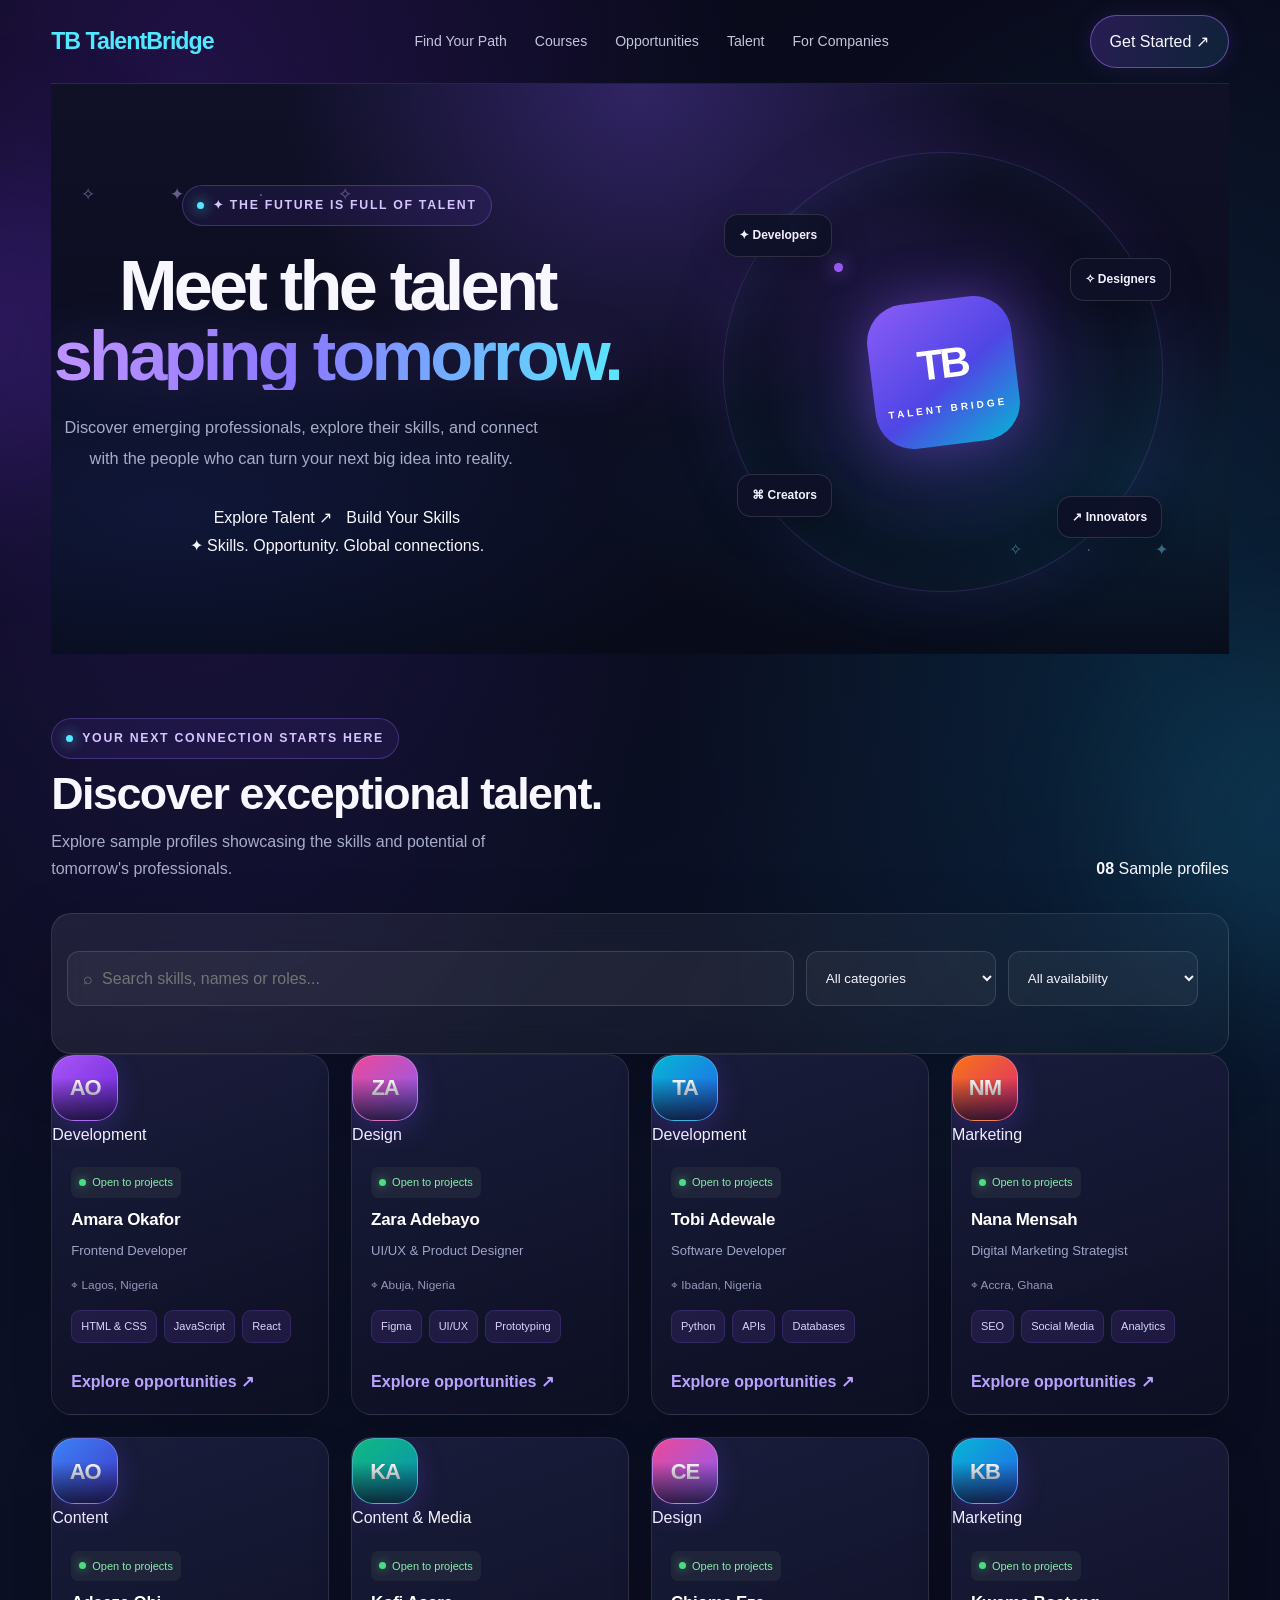
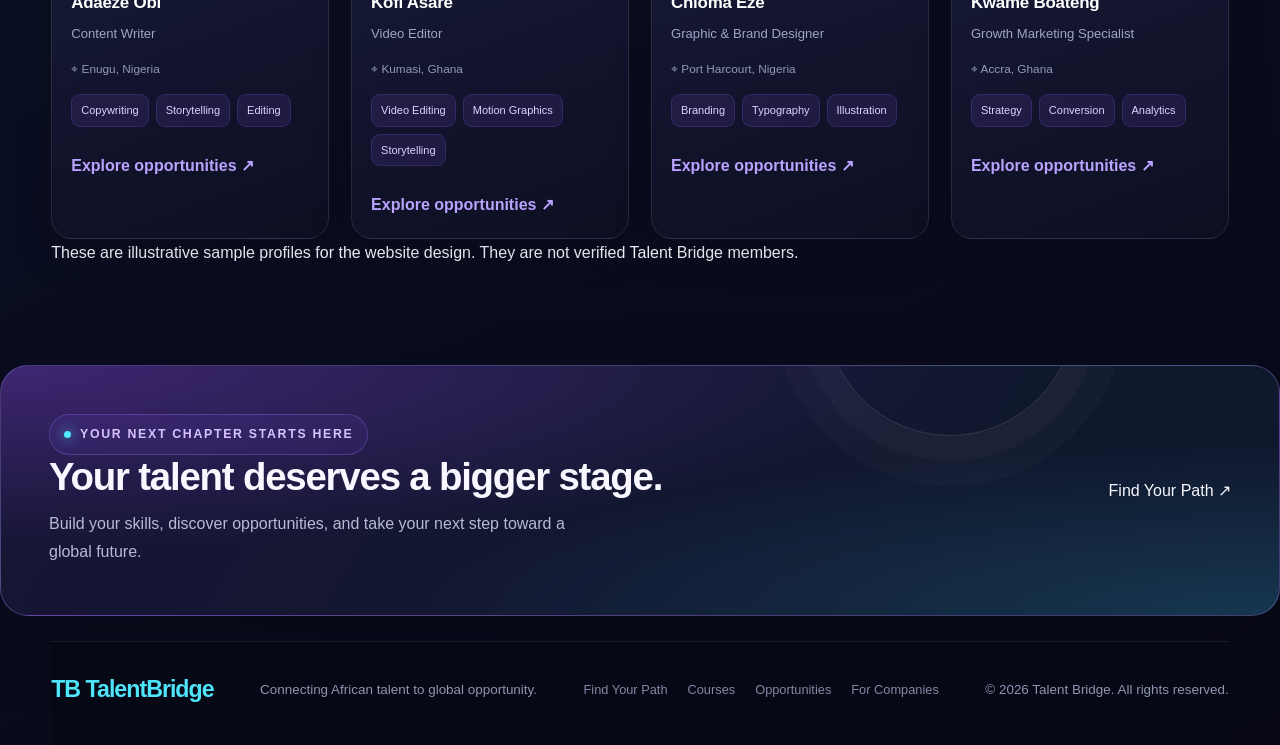
<file: talent.html>
<!DOCTYPE html>
<html lang="en">
<head>
  <meta charset="UTF-8">
  <meta name="viewport" content="width=device-width, initial-scale=1.0">

  <title>Discover Talent | Talent Bridge</title>

  <link rel="stylesheet" href="style.css">

  <style>
    /* TALENT PAGE - PICTURELESS DESIGN */

    .talent-page {
      overflow: hidden;
    }

    .talent-page .talent-hero {
      position: relative;
      overflow: hidden;
    }

    .talent-page .talent-hero-visual {
      display: flex;
      align-items: center;
      justify-content: center;
      min-height: 350px;
      padding: 25px;
    }

    .talent-orbit {
      width: min(100%, 390px);
      aspect-ratio: 1;
      border-radius: 50%;
      position: relative;
      display: flex;
      align-items: center;
      justify-content: center;
      background:
        radial-gradient(circle, rgba(120, 65, 255, .22), transparent 58%);
      border: 1px solid rgba(157, 119, 255, .22);
      box-shadow:
        0 0 70px rgba(116, 63, 255, .15),
        inset 0 0 55px rgba(35, 210, 255, .07);
    }

    .talent-orbit::before,
    .talent-orbit::after {
      content: "";
      position: absolute;
      inset: 12%;
      border: 1px solid rgba(70, 218, 255, .23);
      border-radius: 50%;
      animation: talentOrbit 18s linear infinite;
    }

    .talent-orbit::after {
      inset: 25%;
      border-color: rgba(173, 113, 255, .35);
      animation-direction: reverse;
      animation-duration: 12s;
    }

    @keyframes talentOrbit {
      to { transform: rotate(360deg); }
    }

    .talent-center {
      width: 145px;
      height: 145px;
      border-radius: 38px;
      display: flex;
      align-items: center;
      justify-content: center;
      flex-direction: column;
      background: linear-gradient(145deg, #8b5cf6, #4f46e5 55%, #06b6d4);
      box-shadow: 0 0 55px rgba(139, 92, 246, .42);
      transform: rotate(-7deg);
      z-index: 2;
    }

    .talent-center strong {
      color: white;
      font-size: 42px;
      letter-spacing: -3px;
    }

    .talent-center span {
      color: white;
      font-size: 10px;
      letter-spacing: 3px;
      font-weight: 800;
    }

    .orbit-label {
      position: absolute;
      z-index: 3;
      padding: 10px 14px;
      border: 1px solid rgba(255,255,255,.13);
      background: rgba(15, 17, 40, .92);
      backdrop-filter: blur(12px);
      color: #f4f1ff;
      border-radius: 14px;
      font-size: 12px;
      font-weight: 700;
      box-shadow: 0 10px 35px rgba(0,0,0,.25);
    }

    .orbit-label.one {
      top: 14%;
      left: 0;
    }

    .orbit-label.two {
      top: 24%;
      right: -2%;
    }

    .orbit-label.three {
      bottom: 17%;
      left: 3%;
    }

    .orbit-label.four {
      bottom: 12%;
      right: 0;
    }

    .talent-page .talent-card-photo {
      width: 66px;
      height: 66px;
      min-width: 66px;
      border-radius: 22px;
      display: flex;
      align-items: center;
      justify-content: center;
      font-size: 22px;
      font-weight: 850;
      letter-spacing: -1px;
      color: white;
      background: linear-gradient(135deg, #8b5cf6, #4f46e5, #06b6d4);
      box-shadow: 0 8px 28px rgba(111, 74, 255, .24);
      border: 1px solid rgba(255,255,255,.2);
    }

    .talent-page .avatar-purple {
      background: linear-gradient(135deg, #a855f7, #6d28d9);
    }

    .talent-page .avatar-cyan {
      background: linear-gradient(135deg, #06b6d4, #2563eb);
    }

    .talent-page .avatar-pink {
      background: linear-gradient(135deg, #ec4899, #8b5cf6);
    }

    .talent-page .avatar-blue {
      background: linear-gradient(135deg, #3b82f6, #4338ca);
    }

    .talent-page .avatar-orange {
      background: linear-gradient(135deg, #f97316, #db2777);
    }

    .talent-page .avatar-green {
      background: linear-gradient(135deg, #10b981, #0891b2);
    }

    .talent-page .talent-card {
      transition: transform .3s ease, border-color .3s ease,
                  box-shadow .3s ease;
    }

    .talent-page .talent-card:hover {
      transform: translateY(-7px);
      border-color: rgba(139, 92, 246, .65);
      box-shadow: 0 20px 55px rgba(85, 54, 190, .18);
    }

    .talent-page .talent-card-body {
      min-width: 0;
    }

    .talent-page .talent-card h3 {
      overflow-wrap: anywhere;
    }

    .talent-page .talent-skills {
      display: flex;
      flex-wrap: wrap;
      gap: 7px;
      margin: 15px 0;
    }

    .talent-page .talent-skills span {
      padding: 6px 9px;
      border-radius: 9px;
      font-size: 11px;
      color: #d9d4ff;
      background: rgba(139, 92, 246, .12);
      border: 1px solid rgba(139, 92, 246, .2);
    }

    .talent-page .talent-profile-link {
      display: inline-flex;
      align-items: center;
      gap: 7px;
      margin-top: 10px;
      color: #b9a3ff;
      font-weight: 700;
      text-decoration: none;
    }

    .talent-page .talent-profile-link:hover {
      color: #67e8f9;
    }

    .talent-page .talent-status {
      display: inline-flex;
      align-items: center;
      gap: 6px;
      font-size: 11px;
      color: #86efac;
      margin-bottom: 8px;
    }

    .talent-page .talent-status::before {
      content: "";
      width: 7px;
      height: 7px;
      border-radius: 50%;
      background: #4ade80;
      box-shadow: 0 0 10px rgba(74, 222, 128, .6);
    }

    .talent-page .talent-filter-row {
      display: flex;
      flex-wrap: wrap;
      gap: 12px;
    }

    .talent-page .talent-filter-row input,
    .talent-page .talent-filter-row select {
      min-width: 0;
      padding: 13px 15px;
      border-radius: 12px;
      color: #f5f3ff;
      background: rgba(255,255,255,.045);
      border: 1px solid rgba(255,255,255,.13);
      outline: none;
    }

    .talent-page .talent-filter-row input {
      flex: 1 1 220px;
    }

    .talent-page .talent-filter-row select {
      flex: 0 1 190px;
    }

    .talent-page .talent-filter-row option {
      color: #17152a;
    }

    .talent-page .talent-card[hidden] {
      display: none !important;
    }

    .talent-page .talent-empty {
      display: none;
      padding: 30px 10px;
      color: #b8b3d1;
      text-align: center;
    }

    @media (max-width: 600px) {
      .talent-page .talent-hero-visual {
        min-height: 290px;
        padding: 20px 8px;
      }

      .talent-orbit {
        width: min(100%, 300px);
      }

      .talent-center {
        width: 115px;
        height: 115px;
        border-radius: 30px;
      }

      .talent-center strong {
        font-size: 34px;
      }

      .orbit-label {
        font-size: 10px;
        padding: 8px 10px;
      }

      .talent-page .talent-filter-row select {
        flex: 1 1 130px;
      }
    }

    @media (prefers-reduced-motion: reduce) {
      .talent-orbit::before,
      .talent-orbit::after {
        animation: none;
      }
    }
  </style>
</head>

<body class="talent-page">

  <!-- NAVIGATION -->
  <nav class="talent-nav">
    <a href="index.html" class="talent-logo">
      <span class="logo-mark">TB</span>
      <span>Talent<span class="logo-highlight">Bridge</span></span>
    </a>

    <div class="talent-nav-links">
      <a href="path.html">Find Your Path</a>
      <a href="courses.html">Courses</a>
      <a href="opportunities.html">Opportunities</a>
      <a href="talent.html" class="active">Talent</a>
      <a href="companies.html">For Companies</a>
    </div>

    <a href="path.html" class="talent-nav-cta">Get Started ↗</a>
  </nav>


  <!-- HERO SECTION -->
  <header class="talent-hero">
    <div class="talent-hero-copy">
      <span class="talent-eyebrow">✦ THE FUTURE IS FULL OF TALENT</span>

      <h1>
        Meet the talent
        <span>shaping tomorrow.</span>
      </h1>

      <p>
        Discover emerging professionals, explore their skills, and connect
        with the people who can turn your next big idea into reality.
      </p>

      <div class="talent-hero-actions">
        <a href="#discover-talent" class="talent-primary-btn">
          Explore Talent <span>↗</span>
        </a>

        <a href="path.html" class="talent-secondary-btn">
          Build Your Skills
        </a>
      </div>

      <div class="talent-hero-note">
        <span>✦</span> Skills. Opportunity. Global connections.
      </div>
    </div>

    <div class="talent-hero-visual">
      <div class="talent-orbit">
        <div class="talent-center">
          <strong>TB</strong>
          <span>TALENT BRIDGE</span>
        </div>

        <div class="orbit-label one">✦ Developers</div>
        <div class="orbit-label two">✧ Designers</div>
        <div class="orbit-label three">⌘ Creators</div>
        <div class="orbit-label four">↗ Innovators</div>
      </div>
    </div>
  </header>


  <!-- DISCOVER TALENT -->
  <main>
    <section class="talent-section" id="discover-talent">
      <div class="talent-section-heading">
        <div>
          <span class="talent-eyebrow">YOUR NEXT CONNECTION STARTS HERE</span>
          <h2>Discover exceptional <span>talent.</span></h2>
          <p>
            Explore sample profiles showcasing the skills and potential
            of tomorrow's professionals.
          </p>
        </div>

        <div class="talent-count">
          <strong>08</strong>
          <span>Sample profiles</span>
        </div>
      </div>

      <!-- SEARCH AND FILTERS -->
      <div class="talent-search-panel">
        <div class="talent-filter-row">
          <input
            type="search"
            id="talentSearch"
            placeholder="⌕  Search skills, names or roles..."
            aria-label="Search talent"
          >

          <select id="talentCategory" aria-label="Filter by profession">
            <option value="all">All categories</option>
            <option value="development">Development</option>
            <option value="design">Design</option>
            <option value="marketing">Marketing</option>
            <option value="content">Content & Media</option>
          </select>

          <select id="talentAvailability" aria-label="Filter by availability">
            <option value="all">All availability</option>
            <option value="available">Available for projects</option>
          </select>
        </div>
      </div>


      <!-- TALENT CARDS -->
      <div class="talent-grid" id="talentGrid">

        <!-- PROFILE 1 -->
        <article class="talent-card"
          data-category="development"
          data-availability="available"
          data-search="amara okafor frontend developer html css javascript react development">

          <div class="talent-card-top">
            <div class="talent-card-photo avatar-purple">AO</div>
            <span class="talent-tag">Development</span>
          </div>

          <div class="talent-card-body">
            <span class="talent-status">Open to projects</span>
            <h3>Amara Okafor</h3>
            <p class="talent-role">Frontend Developer</p>

            <p class="talent-location">⌖ Lagos, Nigeria</p>

            <div class="talent-skills">
              <span>HTML & CSS</span>
              <span>JavaScript</span>
              <span>React</span>
            </div>

            <a href="path.html" class="talent-profile-link">
              Explore opportunities ↗
            </a>
          </div>
        </article>


        <!-- PROFILE 2 -->
        <article class="talent-card"
          data-category="design"
          data-availability="available"
          data-search="zara adebayo ui ux product designer figma prototyping design">

          <div class="talent-card-top">
            <div class="talent-card-photo avatar-pink">ZA</div>
            <span class="talent-tag">Design</span>
          </div>

          <div class="talent-card-body">
            <span class="talent-status">Open to projects</span>
            <h3>Zara Adebayo</h3>
            <p class="talent-role">UI/UX & Product Designer</p>

            <p class="talent-location">⌖ Abuja, Nigeria</p>

            <div class="talent-skills">
              <span>Figma</span>
              <span>UI/UX</span>
              <span>Prototyping</span>
            </div>

            <a href="path.html" class="talent-profile-link">
              Explore opportunities ↗
            </a>
          </div>
        </article>


        <!-- PROFILE 3 -->
        <article class="talent-card"
          data-category="development"
          data-availability="available"
          data-search="tobi adewale software developer python backend apis databases">

          <div class="talent-card-top">
            <div class="talent-card-photo avatar-cyan">TA</div>
            <span class="talent-tag">Development</span>
          </div>

          <div class="talent-card-body">
            <span class="talent-status">Open to projects</span>
            <h3>Tobi Adewale</h3>
            <p class="talent-role">Software Developer</p>

            <p class="talent-location">⌖ Ibadan, Nigeria</p>

            <div class="talent-skills">
              <span>Python</span>
              <span>APIs</span>
              <span>Databases</span>
            </div>

            <a href="path.html" class="talent-profile-link">
              Explore opportunities ↗
            </a>
          </div>
        </article>


        <!-- PROFILE 4 -->
        <article class="talent-card"
          data-category="marketing"
          data-availability="available"
          data-search="nana mensah digital marketing strategist seo social media analytics">

          <div class="talent-card-top">
            <div class="talent-card-photo avatar-orange">NM</div>
            <span class="talent-tag">Marketing</span>
          </div>

          <div class="talent-card-body">
            <span class="talent-status">Open to projects</span>
            <h3>Nana Mensah</h3>
            <p class="talent-role">Digital Marketing Strategist</p>

            <p class="talent-location">⌖ Accra, Ghana</p>

            <div class="talent-skills">
              <span>SEO</span>
              <span>Social Media</span>
              <span>Analytics</span>
            </div>

            <a href="path.html" class="talent-profile-link">
              Explore opportunities ↗
            </a>
          </div>
        </article>


        <!-- PROFILE 5 -->
        <article class="talent-card"
          data-category="content"
          data-availability="available"
          data-search="adaeze obi content writer copywriting storytelling editing content">

          <div class="talent-card-top">
            <div class="talent-card-photo avatar-blue">AO</div>
            <span class="talent-tag">Content</span>
          </div>

          <div class="talent-card-body">
            <span class="talent-status">Open to projects</span>
            <h3>Adaeze Obi</h3>
            <p class="talent-role">Content Writer</p>

            <p class="talent-location">⌖ Enugu, Nigeria</p>

            <div class="talent-skills">
              <span>Copywriting</span>
              <span>Storytelling</span>
              <span>Editing</span>
            </div>

            <a href="path.html" class="talent-profile-link">
              Explore opportunities ↗
            </a>
          </div>
        </article>


        <!-- PROFILE 6 -->
        <article class="talent-card"
          data-category="content"
          data-availability="available"
          data-search="kofi asare video editor video editing motion graphics storytelling">

          <div class="talent-card-top">
            <div class="talent-card-photo avatar-green">KA</div>
            <span class="talent-tag">Content & Media</span>
          </div>

          <div class="talent-card-body">
            <span class="talent-status">Open to projects</span>
            <h3>Kofi Asare</h3>
            <p class="talent-role">Video Editor</p>

            <p class="talent-location">⌖ Kumasi, Ghana</p>

            <div class="talent-skills">
              <span>Video Editing</span>
              <span>Motion Graphics</span>
              <span>Storytelling</span>
            </div>

            <a href="path.html" class="talent-profile-link">
              Explore opportunities ↗
            </a>
          </div>
        </article>


        <!-- PROFILE 7 -->
        <article class="talent-card"
          data-category="design"
          data-availability="available"
          data-search="chioma eze graphic brand designer branding typography illustration">

          <div class="talent-card-top">
            <div class="talent-card-photo avatar-pink">CE</div>
            <span class="talent-tag">Design</span>
          </div>

          <div class="talent-card-body">
            <span class="talent-status">Open to projects</span>
            <h3>Chioma Eze</h3>
            <p class="talent-role">Graphic & Brand Designer</p>

            <p class="talent-location">⌖ Port Harcourt, Nigeria</p>

            <div class="talent-skills">
              <span>Branding</span>
              <span>Typography</span>
              <span>Illustration</span>
            </div>

            <a href="path.html" class="talent-profile-link">
              Explore opportunities ↗
            </a>
          </div>
        </article>


        <!-- PROFILE 8 -->
        <article class="talent-card"
          data-category="marketing"
          data-availability="available"
          data-search="kwame boateng growth marketing specialist strategy conversion research analytics">

          <div class="talent-card-top">
            <div class="talent-card-photo avatar-cyan">KB</div>
            <span class="talent-tag">Marketing</span>
          </div>

          <div class="talent-card-body">
            <span class="talent-status">Open to projects</span>
            <h3>Kwame Boateng</h3>
            <p class="talent-role">Growth Marketing Specialist</p>

            <p class="talent-location">⌖ Accra, Ghana</p>

            <div class="talent-skills">
              <span>Strategy</span>
              <span>Conversion</span>
              <span>Analytics</span>
            </div>

            <a href="path.html" class="talent-profile-link">
              Explore opportunities ↗
            </a>
          </div>
        </article>

      </div>

      <p class="talent-empty" id="talentEmpty">
        No matching profiles found. Try another search.
      </p>

      <p class="talent-disclaimer">
        These are illustrative sample profiles for the website design.
        They are not verified Talent Bridge members.
      </p>
    </section>


    <!-- CTA SECTION -->
    <section class="talent-cta-banner">
      <div>
        <span class="talent-eyebrow">YOUR NEXT CHAPTER STARTS HERE</span>
        <h2>Your talent deserves a bigger stage.</h2>
        <p>
          Build your skills, discover opportunities, and take your next step
          toward a global future.
        </p>
      </div>

      <a href="path.html" class="talent-primary-btn">
        Find Your Path ↗
      </a>
    </section>
  </main>


  <!-- FOOTER -->
  <footer class="talent-footer">
    <a href="index.html" class="talent-logo">
      <span class="logo-mark">TB</span>
      <span>Talent<span class="logo-highlight">Bridge</span></span>
    </a>

    <p>Connecting African talent to global opportunity.</p>

    <div class="talent-footer-links">
      <a href="path.html">Find Your Path</a>
      <a href="courses.html">Courses</a>
      <a href="opportunities.html">Opportunities</a>
      <a href="companies.html">For Companies</a>
    </div>

    <p class="talent-copyright">
      © 2026 Talent Bridge. All rights reserved.
    </p>
  </footer>


  <!-- SEARCH AND FILTER FUNCTIONALITY -->
  <script>
    const talentSearch = document.getElementById("talentSearch");
    const talentCategory = document.getElementById("talentCategory");
    const talentAvailability = document.getElementById("talentAvailability");
    const talentCards = document.querySelectorAll(".talent-card");
    const talentEmpty = document.getElementById("talentEmpty");
    const talentCount = document.querySelector(".talent-count strong");

    function filterTalent() {
      const searchTerm = talentSearch.value.toLowerCase().trim();
      const selectedCategory = talentCategory.value;
      const selectedAvailability = talentAvailability.value;

      let visibleCount = 0;

      talentCards.forEach(card => {
        const searchableText = card.dataset.search.toLowerCase();
        const category = card.dataset.category;
        const availability = card.dataset.availability;

        const matchesSearch = searchableText.includes(searchTerm);
        const matchesCategory =
          selectedCategory === "all" || category === selectedCategory;
        const matchesAvailability =
          selectedAvailability === "all" ||
          availability === selectedAvailability;

        const shouldShow =
          matchesSearch && matchesCategory && matchesAvailability;

        card.hidden = !shouldShow;

        if (shouldShow) {
          visibleCount++;
        }
      });

      talentEmpty.style.display = visibleCount === 0 ? "block" : "none";
      talentCount.textContent = String(visibleCount).padStart(2, "0");
    }

    talentSearch.addEventListener("input", filterTalent);
    talentCategory.addEventListener("change", filterTalent);
    talentAvailability.addEventListener("change", filterTalent);
  </script>

</body>
</html>
</file>
<file: style.css>
/* TALENT BRIDGE — WEBSITE DESIGN */

:root {
–blue: #2457e6;
–dark-blue: #1238a8;
–navy: #101b3c;
–text: #202b45;
–muted: #69758d;
–background: #f7f9ff;
–white: #ffffff;
–border: #e7ebf5;
}

* {
    margin: 0;
    padding: 0;
    box-sizing: border-box;
    }

html {
scroll-behavior: smooth;
}

body {
font-family: -apple-system, BlinkMacSystemFont, “Segoe UI”, Arial, sans-serif;
background: var(–white);
color: var(–text);
line-height: 1.7;
}

a {
text-decoration: none;
color: inherit;
}

button {
font: inherit;
cursor: pointer;
}

/* NAVIGATION */

.navbar {
min-height: 100px;
padding: 20px 5%;
display: flex;
align-items: center;
justify-content: space-between;
gap: 22px;
flex-wrap: wrap;
background: rgba(255, 255, 255, 0.98);
border-bottom: 1px solid var(–border);
}

.logo {
display: flex;
align-items: center;
gap: 16px;
font-size: 30px;
font-weight: 800;
letter-spacing: -1px;
}

.logo-icon {
width: 76px;
height: 76px;
display: grid;
place-items: center;
color: white;
background: linear-gradient(135deg, #4775ff, #2045d5);
border-radius: 24px;
box-shadow: 0 12px 25px rgba(36, 87, 230, 0.2);
}

.nav-links {
display: flex;
align-items: center;
justify-content: center;
gap: 28px;
flex-wrap: wrap;
}

.nav-links a {
color: #53617c;
font-size: 15px;
font-weight: 650;
transition: color 0.2s;
}

.nav-links a:hover {
color: var(–blue);
}

.nav-button,
.primary-button {
display: inline-block;
padding: 15px 24px;
border: none;
border-radius: 16px;
background: var(–blue);
color: white;
font-weight: 750;
transition: transform 0.2s, background 0.2s;
}

.nav-button:hover,
.primary-button:hover {
background: var(–dark-blue);
transform: translateY(-2px);
}

/* HERO SECTION */

.hero {
min-height: 620px;
padding: 90px 7%;
display: grid;
grid-template-columns: 1.15fr 0.85fr;
align-items: center;
gap: 55px;
background: linear-gradient(125deg, #f8faff 0%, #e7edff 55%, #d5e1ff 100%);
}

.hero-label {
margin-bottom: 18px;
color: var(–blue);
font-size: 14px;
font-weight: 800;
letter-spacing: 4px;
text-transform: uppercase;
}

.hero h1 {
max-width: 760px;
margin-bottom: 25px;
color: var(–navy);
font-size: clamp(48px, 6.5vw, 88px);
line-height: 1.08;
letter-spacing: -4px;
font-weight: 850;
}

.hero-description {
max-width: 620px;
margin-bottom: 32px;
color: var(–muted);
font-size: 19px;
}

.hero-actions {
display: flex;
align-items: center;
gap: 20px;
flex-wrap: wrap;
}

.secondary-button {
display: inline-block;
padding: 14px 20px;
color: var(–navy);
font-weight: 750;
}

.hero-note {
margin-top: 35px;
color: var(–muted);
font-size: 14px;
}

.hero-visual {
min-height: 380px;
display: flex;
align-items: center;
justify-content: center;
}

.visual-card {
width: 100%;
max-width: 390px;
padding: 35px;
background: rgba(255, 255, 255, 0.9);
border: 1px solid rgba(255, 255, 255, 0.9);
border-radius: 30px;
box-shadow: 0 25px 70px rgba(31, 57, 120, 0.12);
}

.visual-card h3 {
margin: 12px 0;
font-size: 25px;
}

.visual-icon {
width: 65px;
height: 65px;
display: grid;
place-items: center;
border-radius: 20px;
background: #e8eeff;
color: var(–blue);
font-size: 30px;
}

.skill-tags {
display: flex;
flex-wrap: wrap;
gap: 10px;
margin-top: 20px;
}

.skill-tags span {
padding: 7px 12px;
border-radius: 30px;
background: #edf2ff;
color: #3154b8;
font-size: 12px;
font-weight: 700;
}

/* GENERAL SECTIONS */

.section {
padding: 90px 7%;
}

.section-heading {
max-width: 700px;
margin: 0 auto 45px;
text-align: center;
}

.section-label {
margin-bottom: 12px;
color: var(–blue);
font-size: 13px;
font-weight: 800;
letter-spacing: 3px;
text-transform: uppercase;
}

.section-heading h2 {
margin-bottom: 15px;
color: var(–navy);
font-size: clamp(32px, 4vw, 48px);
line-height: 1.2;
letter-spacing: -1.5px;
}

.section-heading p {
color: var(–muted);
font-size: 17px;
}

/* FEATURE CARDS */

.feature-grid {
display: grid;
grid-template-columns: repeat(3, minmax(0, 1fr));
gap: 24px;
}

.feature-card {
padding: 30px;
border: 1px solid var(–border);
border-radius: 24px;
background: white;
box-shadow: 0 12px 35px rgba(20, 43, 90, 0.04);
transition: transform 0.25s, box-shadow 0.25s;
}

.feature-card:hover {
transform: translateY(-6px);
box-shadow: 0 20px 45px rgba(20, 43, 90, 0.09);
}

.feature-icon {
width: 55px;
height: 55px;
margin-bottom: 20px;
display: grid;
place-items: center;
border-radius: 17px;
background: #edf2ff;
font-size: 25px;
}

.feature-card h3 {
margin-bottom: 12px;
color: var(–navy);
font-size: 22px;
}

.feature-card p {
margin-bottom: 18px;
color: var(–muted);
font-size: 15px;
}

.text-link {
color: var(–blue);
font-weight: 750;
}

/* COMPANIES SECTION */

.company-section {
padding: 80px 7%;
display: grid;
grid-template-columns: 1fr 1fr;
align-items: center;
gap: 55px;
background: var(–navy);
color: white;
}

.company-section h2 {
margin-bottom: 20px;
font-size: clamp(32px, 4vw, 48px);
line-height: 1.2;
}

.company-section p {
margin-bottom: 25px;
color: #d3dcf4;
font-size: 17px;
}

.company-art {
min-height: 300px;
padding: 35px;
display: flex;
flex-direction: column;
align-items: flex-start;
justify-content: center;
gap: 20px;
border: 1px solid rgba(255, 255, 255, 0.16);
border-radius: 28px;
background: linear-gradient(135deg, #1c2e5e, #304e9a);
}

.company-art-item {
width: 100%;
padding: 18px 20px;
border: 1px solid rgba(255, 255, 255, 0.18);
border-radius: 16px;
background: rgba(255, 255, 255, 0.09);
color: white;
font-size: 16px;
font-weight: 700;
}

/* FINAL CALL TO ACTION */

.final-cta {
padding: 90px 7%;
text-align: center;
background: var(–background);
}

.final-cta h2 {
margin-bottom: 18px;
color: var(–navy);
font-size: clamp(32px, 4vw, 48px);
line-height: 1.2;
}

.final-cta p {
max-width: 650px;
margin: 0 auto 28px;
color: var(–muted);
font-size: 17px;
}

/* FOOTER */

.footer {
padding: 35px 7%;
display: flex;
align-items: center;
justify-content: space-between;
gap: 20px;
flex-wrap: wrap;
background: #0b1531;
color: #d5def4;
}

.footer p {
font-size: 14px;
}

.footer-links {
display: flex;
flex-wrap: wrap;
gap: 20px;
}

.footer-links a {
font-size: 14px;
}

.footer-links a:hover {
color: white;
}

/* OTHER WEBSITE PAGES */

.page-hero {
padding: 75px 7%;
text-align: center;
background: linear-gradient(125deg, #f8faff, #e2eaff);
}

.page-hero h1 {
margin-bottom: 15px;
color: var(–navy);
font-size: clamp(38px, 6vw, 64px);
line-height: 1.15;
}

.page-hero p {
max-width: 700px;
margin: 0 auto;
color: var(–muted);
font-size: 18px;
}

.content-grid {
display: grid;
grid-template-columns: repeat(3, minmax(0, 1fr));
gap: 24px;
}

.content-card {
padding: 28px;
border: 1px solid var(–border);
border-radius: 22px;
background: white;
}

.content-card h3 {
margin-bottom: 12px;
color: var(–navy);
font-size: 21px;
}

.content-card p {
margin-bottom: 18px;
color: var(–muted);
font-size: 15px;
}

.notice {
margin-top: 25px;
padding: 20px;
border-radius: 16px;
background: #fff7df;
color: #72510c;
}

/* MOBILE RESPONSIVE DESIGN */

@media (max-width: 900px) {
.navbar {
padding: 18px 5%;
}

.nav-links {
gap: 15px 20px;
}

.hero {
grid-template-columns: 1fr;
padding: 65px 7%;
gap: 25px;
}

.hero h1 {
letter-spacing: -2px;
}

.hero-visual {
min-height: 280px;
}

.feature-grid,
.content-grid {
grid-template-columns: repeat(2, minmax(0, 1fr));
}

.company-section {
grid-template-columns: 1fr;
}
}

@media (max-width: 600px) {
.navbar {
justify-content: center;
gap: 18px;
}

.logo {
width: 100%;
justify-content: center;
font-size: 27px;
}

.logo-icon {
width: 58px;
height: 58px;
border-radius: 18px;
}

.nav-button {
padding: 12px 17px;
}

.nav-links {
width: 100%;
gap: 12px 18px;
}

.nav-links a {
font-size: 13px;
}

.hero {
padding: 55px 6%;
}

.hero h1 {
font-size: clamp(42px, 12vw, 60px);
letter-spacing: -2px;
}

.hero-description {
font-size: 16px;
}

.hero-actions {
align-items: flex-start;
flex-direction: column;
gap: 12px;
}

.visual-card {
padding: 25px;
}

.section {
padding: 65px 6%;
}

.feature-grid,
.content-grid {
grid-template-columns: 1fr;
}

.feature-card {
padding: 25px;
}

.company-section {
padding: 60px 6%;
}

.company-art {
min-height: 240px;
padding: 22px;
}

.final-cta {
padding: 65px 6%;
}

.footer {
flex-direction: column;
text-align: center;
}

.footer-links {
justify-content: center;
}
}

@media (prefers-reduced-motion: reduce) {
html {
scroll-behavior: auto;
}

*,
*::before,
*::after {
transition: none !important;
}
}

/* =================================
   TALENT BRIDGE — RAZZLE DAZZLE
================================= */

html {
  scroll-behavior: smooth;
}

body {
  overflow-x: hidden;
}

/* Premium navigation */
.navbar {
  position: relative;
  z-index: 10;
  background: rgba(255, 255, 255, 0.94);
  backdrop-filter: blur(16px);
  -webkit-backdrop-filter: blur(16px);
  border-bottom: 1px solid #edf0ff;
}

/* Glowing hero section */
.path-hero {
  position: relative;
  overflow: hidden;
  isolation: isolate;
  text-align: center;
  padding: 100px 24px 110px;
  background:
    radial-gradient(ellipse at 10% 10%, rgba(167, 139, 250, 0.30), transparent 40%),
    radial-gradient(ellipse at 90% 85%, rgba(96, 165, 250, 0.35), transparent 38%),
    linear-gradient(135deg, #f8f7ff 0%, #eef3ff 48%, #ffffff 100%);
}

.path-hero::before,
.path-hero::after {
  content: "";
  position: absolute;
  z-index: -1;
  border-radius: 50%;
  filter: blur(2px);
  animation: tb-float 7s ease-in-out infinite;
}

.path-hero::before {
  width: 190px;
  height: 190px;
  top: 35px;
  left: -65px;
  background: linear-gradient(135deg, #c4b5fd, #818cf8);
  opacity: 0.35;
}

.path-hero::after {
  width: 145px;
  height: 145px;
  right: -30px;
  bottom: 25px;
  background: linear-gradient(135deg, #93c5fd, #a5b4fc);
  opacity: 0.45;
  animation-delay: -3s;
}

.path-hero h1 {
  max-width: 850px;
  margin: 18px auto;
  color: #10163b;
  font-size: clamp(2.7rem, 7vw, 5rem);
  line-height: 1.05;
  letter-spacing: -3px;
  font-weight: 850;
}

.path-hero > p:not(.eyebrow) {
  max-width: 620px;
  margin: 22px auto 30px;
  color: #626b85;
  font-size: 1.08rem;
  line-height: 1.9;
}

.eyebrow {
  color: #635bdb;
  font-size: 0.76rem;
  font-weight: 800;
  letter-spacing: 2px;
  text-transform: uppercase;
}

/* Glowing buttons */
.primary-button {
  display: inline-flex;
  align-items: center;
  justify-content: center;
  gap: 8px;
  border: 0;
  border-radius: 12px;
  padding: 14px 23px;
  background: linear-gradient(110deg, #5145cd, #7965f5);
  color: #ffffff;
  font-weight: 700;
  text-decoration: none;
  box-shadow: 0 9px 24px rgba(91, 76, 220, 0.25);
  transition: transform 0.25s ease, box-shadow 0.25s ease;
}

.primary-button:hover {
  transform: translateY(-3px);
  box-shadow: 0 14px 30px rgba(91, 76, 220, 0.34);
}

/* Elegant section headings */
.section-heading {
  max-width: 720px;
  margin: 0 auto 45px;
  text-align: center;
}

.section-heading h2 {
  color: #171b3e;
  font-size: clamp(2rem, 4vw, 3rem);
  letter-spacing: -1.2px;
  line-height: 1.2;
  margin: 12px 0;
}

.section-heading > p:not(.eyebrow) {
  color: #6b728b;
  line-height: 1.8;
}

/* Premium floating cards */
.feature-grid {
  gap: 24px;
}

.feature-card {
  position: relative;
  overflow: hidden;
  background: linear-gradient(145deg, #ffffff, #fafaff);
  border: 1px solid #e8e9fb;
  border-radius: 22px;
  padding: 30px;
  box-shadow: 0 8px 28px rgba(35, 42, 95, 0.055);
  transition:
    transform 0.3s ease,
    box-shadow 0.3s ease,
    border-color 0.3s ease;
}

.feature-card::before {
  content: "";
  position: absolute;
  top: 0;
  left: 0;
  width: 100%;
  height: 4px;
  background: linear-gradient(90deg, #635bdb, #a78bfa, #60a5fa);
  transform: scaleX(0);
  transform-origin: left;
  transition: transform 0.3s ease;
}

.feature-card:hover {
  transform: translateY(-8px);
  border-color: #c9c4ff;
  box-shadow: 0 20px 45px rgba(58, 54, 145, 0.13);
}

.feature-card:hover::before {
  transform: scaleX(1);
}

.feature-icon {
  display: flex;
  align-items: center;
  justify-content: center;
  width: 58px;
  height: 58px;
  margin-bottom: 20px;
  border-radius: 17px;
  background: linear-gradient(135deg, #eeebff, #e6efff);
  font-size: 1.8rem;
  transition: transform 0.3s ease;
}

.feature-card:hover .feature-icon {
  transform: rotate(-6deg) scale(1.08);
}

.feature-card h3 {
  color: #202344;
  font-size: 1.2rem;
  margin: 0 0 12px;
}

.feature-card p {
  color: #69718a;
  font-size: 0.96rem;
  line-height: 1.8;
}

.text-link {
  display: inline-block;
  margin-top: 12px;
  color: #5c50d6;
  font-weight: 750;
  text-decoration: none;
}

.text-link:hover {
  color: #3428a9;
}

/* Bold final call-to-action */
.final-cta {
  position: relative;
  overflow: hidden;
  margin: 50px 24px;
  padding: 65px 24px;
  border-radius: 28px;
  text-align: center;
  color: #ffffff;
  background: linear-gradient(125deg, #171a48, #5145cd 65%, #7965f5);
  box-shadow: 0 20px 50px rgba(54, 48, 145, 0.2);
}

.final-cta h2 {
  color: #ffffff;
  font-size: clamp(2rem, 4vw, 3rem);
  letter-spacing: -1px;
}

.final-cta p {
  max-width: 600px;
  margin: 16px auto 26px;
  color: #e4e5ff;
  line-height: 1.8;
}

.final-cta .primary-button {
  background: #ffffff;
  color: #4e43c5;
  box-shadow: none;
}

/* Subtle page entrance */
@keyframes tb-float {
  0%, 100% {
    transform: translateY(0);
  }
  50% {
    transform: translateY(-16px);
  }
}

/* Phone-friendly design */
@media (max-width: 600px) {
  .path-hero {
    padding: 75px 20px 85px;
  }

  .path-hero h1 {
    letter-spacing: -1.5px;
  }

  .feature-card {
    padding: 24px;
  }

  .final-cta {
    margin: 30px 16px;
    padding: 45px 22px;
    border-radius: 22px;
  }
}

/* Respect reduced-motion preferences */
@media (prefers-reduced-motion: reduce) {
  *,
  *::before,
  *::after {
    animation-duration: 0.01ms !important;
    transition-duration: 0.01ms !important;
    scroll-behavior: auto !important;
  }
}

/* =====================================
   TALENT BRIDGE — HOMEPAGE REDESIGN
===================================== */

body {
  color: #171b3e;
  background: #ffffff;
  overflow-x: hidden;
}

.navbar {
  padding: 18px 5%;
  background: rgba(255, 255, 255, 0.96);
  border-bottom: 1px solid #eeeefe;
  box-shadow: 0 5px 25px rgba(30, 35, 90, 0.035);
}

.logo {
  font-size: 1.45rem;
  font-weight: 850;
  letter-spacing: -1px;
}

.logo span {
  color: #6856e8;
}

/* HERO — FIRST IMPRESSION */

.hero {
  position: relative;
  isolation: isolate;
  overflow: hidden;
  padding: 90px 6%;
  background:
    radial-gradient(ellipse at 5% 10%, rgba(167, 139, 250, 0.25), transparent 35%),
    radial-gradient(ellipse at 95% 90%, rgba(96, 165, 250, 0.25), transparent 38%),
    linear-gradient(135deg, #f8f7ff, #eef2ff 55%, #ffffff);
}

.hero h1 {
  max-width: 760px;
  color: #111638;
  font-size: clamp(2.8rem, 6vw, 5.3rem);
  line-height: 1.04;
  font-weight: 850;
  letter-spacing: -3px;
}

.hero-description {
  max-width: 570px;
  color: #656d86;
  font-size: 1.08rem;
  line-height: 1.9;
}

.hero-label,
.hero .eyebrow {
  color: #6856e8;
  font-weight: 800;
  letter-spacing: 2px;
  text-transform: uppercase;
  font-size: 0.76rem;
}

.hero-actions {
  display: flex;
  flex-wrap: wrap;
  gap: 14px;
  margin-top: 28px;
}

.hero-actions a {
  transition: transform 0.25s ease, box-shadow 0.25s ease;
}

.hero-actions a:hover {
  transform: translateY(-3px);
}

.hero-note {
  color: #777f98;
  font-size: 0.88rem;
  margin-top: 22px;
}

/* HERO VISUAL */

.hero-visual {
  position: relative;
}

.visual-card {
  padding: 30px;
  border: 1px solid rgba(255, 255, 255, 0.9);
  border-radius: 26px;
  background: rgba(255, 255, 255, 0.84);
  backdrop-filter: blur(18px);
  -webkit-backdrop-filter: blur(18px);
  box-shadow: 0 25px 65px rgba(48, 46, 125, 0.13);
  transition: transform 0.3s ease;
}

.visual-card:hover {
  transform: translateY(-6px);
}

.visual-card h2,
.visual-card h3 {
  color: #171b3e;
  line-height: 1.25;
}

.visual-label {
  color: #6856e8;
  font-size: 0.75rem;
  font-weight: 800;
  letter-spacing: 1.5px;
}

.skill-tags,
.company-tags {
  display: flex;
  flex-wrap: wrap;
  gap: 9px;
  margin-top: 20px;
}

.skill-tags span,
.company-tags span {
  padding: 9px 13px;
  border: 1px solid #e5e3ff;
  border-radius: 30px;
  background: #f5f3ff;
  color: #5547c9;
  font-size: 0.82rem;
  font-weight: 650;
}

.floating-card {
  padding: 14px 18px;
  border: 1px solid #eeeaff;
  border-radius: 15px;
  background: white;
  box-shadow: 0 12px 30px rgba(38, 35, 100, 0.10);
}

/* INTRODUCTION */

.intro-section {
  padding: 75px 6%;
  text-align: center;
}

.intro-section h2 {
  max-width: 760px;
  margin: 14px auto;
  color: #171b3e;
  font-size: clamp(2rem, 4vw, 3.2rem);
  line-height: 1.2;
  letter-spacing: -1.5px;
}

.intro-section p {
  max-width: 680px;
  margin-left: auto;
  margin-right: auto;
  color: #69718a;
  line-height: 1.85;
}

/* FEATURES */

.section {
  padding: 75px 6%;
}

.section-heading h2 {
  color: #171b3e;
  letter-spacing: -1.2px;
}

.feature-grid {
  gap: 22px;
}

.feature-card {
  padding: 28px;
  border: 1px solid #e9e9fa;
  border-radius: 22px;
  background: linear-gradient(145deg, #ffffff, #fafaff);
  box-shadow: 0 8px 28px rgba(35, 42, 95, 0.05);
  transition: transform 0.3s ease, box-shadow 0.3s ease;
}

.feature-card:hover {
  transform: translateY(-7px);
  box-shadow: 0 20px 40px rgba(58, 54, 145, 0.12);
}

.feature-icon {
  display: flex;
  align-items: center;
  justify-content: center;
  width: 58px;
  height: 58px;
  border-radius: 17px;
  background: linear-gradient(135deg, #eeebff, #e5efff);
  font-size: 1.8rem;
}

/* GLOBAL COMPANIES SECTION */

.company-section {
  position: relative;
  overflow: hidden;
  display: flex;
  align-items: center;
  justify-content: space-between;
  flex-wrap: wrap;
  gap: 40px;
  margin: 40px 5%;
  padding: 65px 6%;
  border-radius: 30px;
  background:
    radial-gradient(ellipse at 90% 10%, rgba(139, 124, 255, 0.3), transparent 40%),
    linear-gradient(125deg, #15183f, #30266f 55%, #5545bd);
  color: #ffffff;
}

.company-content {
  flex: 1 1 300px;
}

.company-content h2 {
  color: #ffffff;
  font-size: clamp(2rem, 4vw, 3.2rem);
  line-height: 1.15;
  letter-spacing: -1.5px;
}

.company-content p:not(.eyebrow) {
  color: #e0e2ff;
  line-height: 1.85;
}

.company-section .eyebrow {
  color: #c6bcff;
}

.company-art {
  flex: 1 1 260px;
}

.company-visual-card {
  padding: 30px;
  border: 1px solid rgba(255, 255, 255, 0.25);
  border-radius: 25px;
  background: rgba(255, 255, 255, 0.11);
  backdrop-filter: blur(15px);
  -webkit-backdrop-filter: blur(15px);
  box-shadow: 0 20px 45px rgba(0, 0, 0, 0.12);
}

.company-emoji {
  font-size: 3.5rem;
}

.company-visual-card h3 {
  color: #ffffff;
  font-size: 2rem;
  line-height: 1.2;
}

.company-small-label {
  color: #d5d0ff;
  font-size: 0.72rem;
  font-weight: 800;
  letter-spacing: 1.5px;
}

.company-tags span {
  color: #ffffff;
  background: rgba(255, 255, 255, 0.12);
  border-color: rgba(255, 255, 255, 0.2);
}

.light-button {
  display: inline-flex;
  margin-top: 16px;
  padding: 14px 22px;
  border-radius: 12px;
  background: #ffffff;
  color: #39308d;
  font-weight: 750;
  text-decoration: none;
  transition: transform 0.25s ease;
}

.light-button:hover {
  transform: translateY(-3px);
}

/* FINAL CALL TO ACTION */

.final-cta {
  margin: 55px 5%;
  padding: 65px 24px;
  border-radius: 28px;
  text-align: center;
  color: #ffffff;
  background: linear-gradient(125deg, #4f46c9, #7765f3);
  box-shadow: 0 20px 45px rgba(79, 70, 201, 0.18);
}

.final-cta h2 {
  color: #ffffff;
  font-size: clamp(2rem, 4vw, 3rem);
}

.final-cta p {
  max-width: 620px;
  margin: 16px auto 25px;
  color: #eeedff;
  line-height: 1.8;
}

/* FOOTER */

.footer {
  padding: 35px 6%;
  border-top: 1px solid #eeeefe;
  background: #fafaff;
  color: #737a91;
}

.footer-links a {
  color: #5146bd;
  text-decoration: none;
}

.footer-links a:hover {
  text-decoration: underline;
}

/* MOBILE */

@media (max-width: 700px) {
  .hero {
    padding: 65px 22px;
  }

  .hero h1 {
    letter-spacing: -1.5px;
  }

  .hero-actions {
    align-items: stretch;
  }

  .hero-actions a {
    text-align: center;
  }

  .section,
  .intro-section {
    padding: 55px 22px;
  }

  .company-section {
    margin: 25px 16px;
    padding: 38px 24px;
    border-radius: 24px;
  }

  .company-visual-card {
    padding: 24px;
  }

  .final-cta {
    margin: 30px 16px;
    padding: 45px 22px;
  }
}

/* =================================
   COURSES PAGE — PREMIUM DESIGN
================================= */

.courses-hero {
  position: relative;
  overflow: hidden;
  text-align: center;
  padding: 85px 24px 60px;
  background:
    radial-gradient(ellipse at 5% 5%, rgba(167,139,250,.3), transparent 38%),
    radial-gradient(ellipse at 95% 90%, rgba(96,165,250,.28), transparent 38%),
    linear-gradient(135deg,#f8f7ff,#eef2ff 55%,#fff);
}

.courses-hero h1 {
  max-width: 850px;
  margin: 18px auto;
  color: #111638;
  font-size: clamp(2.7rem,7vw,5rem);
  font-weight: 850;
  line-height: 1.05;
  letter-spacing: -2.5px;
}

.courses-hero > p:not(.eyebrow) {
  max-width: 620px;
  margin: 20px auto 28px;
  color: #656d86;
  line-height: 1.9;
}

.course-stats {
  display: flex;
  justify-content: center;
  flex-wrap: wrap;
  gap: 18px;
  margin: 48px auto 0;
}

.course-stats div {
  display: flex;
  flex-direction: column;
  gap: 7px;
  min-width: 155px;
  padding: 18px 22px;
  border: 1px solid #e5e5fa;
  border-radius: 16px;
  background: rgba(255,255,255,.8);
}

.course-stats strong {
  color: #6255dd;
  font-size: 1.5rem;
}

.course-stats span {
  color: #70778e;
  font-size: .85rem;
}

.course-grid {
  display: grid;
  grid-template-columns: repeat(3,minmax(0,1fr));
  gap: 24px;
}

.course-card {
  overflow: hidden;
  border: 1px solid #e9e9fa;
  border-radius: 22px;
  background: #fff;
  box-shadow: 0 8px 28px rgba(35,42,95,.055);
  transition: transform .3s ease, box-shadow .3s ease;
}

.course-card:hover {
  transform: translateY(-7px);
  box-shadow: 0 20px 40px rgba(58,54,145,.13);
}

.course-art {
  display: flex;
  flex-direction: column;
  justify-content: space-between;
  min-height: 175px;
  padding: 24px;
}

.course-art span {
  font-size: 3.2rem;
}

.course-art small {
  align-self: flex-start;
  padding: 7px 11px;
  border: 1px solid rgba(255,255,255,.55);
  border-radius: 30px;
  color: #252347;
  background: rgba(255,255,255,.55);
  font-size: .7rem;
  font-weight: 800;
  letter-spacing: 1px;
}

.course-purple { background: linear-gradient(135deg,#ddd6fe,#a5b4fc); }
.course-pink { background: linear-gradient(135deg,#fbcfe8,#e9d5ff); }
.course-blue { background: linear-gradient(135deg,#bae6fd,#c7d2fe); }
.course-orange { background: linear-gradient(135deg,#fed7aa,#fde68a); }
.course-green { background: linear-gradient(135deg,#bbf7d0,#a5f3fc); }
.course-dark { background: linear-gradient(135deg,#c7d2fe,#c4b5fd); }

.course-body {
  padding: 24px;
}

.course-tag {
  color: #6558d8;
  font-size: .7rem;
  font-weight: 800;
  letter-spacing: 1px;
}

.course-body h3 {
  margin: 12px 0;
  color: #171b3e;
  font-size: 1.22rem;
  line-height: 1.4;
}

.course-body p {
  min-height: 78px;
  color: #6b728b;
  font-size: .94rem;
  line-height: 1.8;
}

.course-body .text-link {
  line-height: 1.7;
}

.learning-banner {
  display: flex;
  align-items: center;
  justify-content: space-between;
  flex-wrap: wrap;
  gap: 28px;
  margin: 45px 5%;
  padding: 45px;
  border: 1px solid #e6e3ff;
  border-radius: 26px;
  background: linear-gradient(125deg,#f5f3ff,#eff6ff);
}

.learning-banner h2 {
  color: #171b3e;
  font-size: clamp(1.8rem,4vw,2.7rem);
  line-height: 1.2;
  letter-spacing: -1px;
}

.learning-banner p:not(.eyebrow) {
  color: #69718a;
  line-height: 1.8;
}

@media(max-width:850px) {
  .course-grid {
    grid-template-columns: repeat(2,minmax(0,1fr));
  }
}

@media(max-width:560px) {
  .courses-hero {
    padding: 65px 20px 45px;
  }

  .courses-hero h1 {
    letter-spacing: -1.5px;
  }

  .course-grid {
    grid-template-columns: 1fr;
  }

  .course-stats {
    gap: 10px;
  }

  .course-stats div {
    flex: 1 1 130px;
    min-width: 0;
    padding: 15px 10px;
  }

  .course-art {
    min-height: 145px;
  }

  .course-body p {
    min-height: 0;
  }

  .learning-banner {
    margin: 25px 16px;
    padding: 28px 22px;
  }
}

/* =========================================
   TALENT BRIDGE — COURSES DAZZLE EDITION
========================================= */

.courses-hero {
  isolation: isolate;
  min-height: 470px;
  padding: 100px 22px 65px;
  color: white;
  background:
    radial-gradient(ellipse at 12% 15%, #8b5cf6 0%, transparent 35%),
    radial-gradient(ellipse at 90% 85%, #2563eb 0%, transparent 36%),
    linear-gradient(135deg, #10102f, #241354 55%, #171e50);
}

.courses-hero::before {
  content: "✦";
  position: absolute;
  z-index: -1;
  top: 35px;
  left: 12%;
  color: #d8b4fe;
  font-size: 55px;
  animation: course-twinkle 3s ease-in-out infinite;
}

.courses-hero::after {
  content: "✧";
  position: absolute;
  z-index: -1;
  right: 10%;
  top: 80px;
  color: #93c5fd;
  font-size: 75px;
  animation: course-twinkle 4s ease-in-out infinite reverse;
}

.courses-hero h1 {
  position: relative;
  color: #ffffff;
  font-size: clamp(3rem, 8vw, 5.5rem);
  font-weight: 900;
  letter-spacing: -3px;
  line-height: 1.03;
  text-shadow: 0 0 45px rgba(167,139,250,.24);
}

.courses-hero .eyebrow {
  display: inline-block;
  padding: 10px 16px;
  border: 1px solid rgba(196,181,253,.4);
  border-radius: 50px;
  background: rgba(139,92,246,.15);
  color: #d8b4fe;
}

.courses-hero > p:not(.eyebrow) {
  color: #d6d8f4;
  font-size: 1.08rem;
  max-width: 590px;
}

.courses-hero .primary-button {
  border: 1px solid rgba(255,255,255,.3);
  background: linear-gradient(100deg, #8b5cf6, #6366f1, #3b82f6);
  box-shadow: 0 0 35px rgba(124,92,246,.4);
}

.courses-hero .primary-button:hover {
  box-shadow: 0 0 48px rgba(139,92,246,.65);
}

.course-stats div {
  border: 1px solid rgba(255,255,255,.15);
  background: rgba(255,255,255,.075);
  backdrop-filter: blur(16px);
  -webkit-backdrop-filter: blur(16px);
  box-shadow: 0 12px 35px rgba(0,0,0,.12);
}

.course-stats strong {
  color: #c4b5fd;
  font-size: 1.8rem;
}

.course-stats span {
  color: #e0e7ff;
}

/* A richer course gallery */

#course-list {
  background:
    radial-gradient(ellipse at 0% 30%, #f3efff, transparent 40%),
    #ffffff;
}

.course-grid {
  gap: 26px;
}

.course-card {
  position: relative;
  isolation: isolate;
  border: 1px solid #e5e1ff;
  border-radius: 25px;
  background: #ffffff;
  box-shadow: 0 12px 35px rgba(46,38,115,.08);
  transition:
    transform .35s ease,
    box-shadow .35s ease,
    border-color .35s ease;
}

.course-card::before {
  content: "";
  position: absolute;
  z-index: -1;
  inset: -1px;
  border-radius: inherit;
  background: linear-gradient(135deg, #a78bfa, #60a5fa, #f0abfc);
  opacity: 0;
  transition: opacity .35s ease;
}

.course-card:hover {
  transform: translateY(-10px) scale(1.015);
  border-color: transparent;
  box-shadow: 0 24px 55px rgba(80,58,180,.2);
}

.course-card:hover::before {
  opacity: 1;
}

.course-art {
  position: relative;
  overflow: hidden;
  min-height: 190px;
  padding: 27px;
}

.course-art::after {
  content: "";
  position: absolute;
  width: 160px;
  height: 160px;
  right: -55px;
  top: -60px;
  border: 1px solid rgba(255,255,255,.6);
  border-radius: 50%;
  box-shadow:
    0 0 0 20px rgba(255,255,255,.10),
    0 0 0 42px rgba(255,255,255,.07);
  transition: transform .45s ease;
}

.course-card:hover .course-art::after {
  transform: scale(1.25) rotate(25deg);
}

.course-art span {
  position: relative;
  z-index: 1;
  font-size: 3.7rem;
  filter: drop-shadow(0 8px 12px rgba(45,35,100,.14));
  transition: transform .35s ease;
}

.course-card:hover .course-art span {
  transform: translateY(-5px) rotate(-5deg) scale(1.1);
}

.course-art small {
  position: relative;
  z-index: 1;
  font-size: .68rem;
  letter-spacing: 1.5px;
}

.course-purple {
  background: linear-gradient(135deg,#ddd6fe,#a78bfa,#818cf8);
}

.course-pink {
  background: linear-gradient(135deg,#fbcfe8,#e9a8fa,#c4b5fd);
}

.course-blue {
  background: linear-gradient(135deg,#bae6fd,#93c5fd,#a5b4fc);
}

.course-orange {
  background: linear-gradient(135deg,#fed7aa,#fda4af,#f9a8d4);
}

.course-green {
  background: linear-gradient(135deg,#bbf7d0,#99f6e4,#a5f3fc);
}

.course-dark {
  background: linear-gradient(135deg,#c4b5fd,#818cf8,#6366f1);
}

.course-body {
  padding: 27px;
}

.course-tag {
  display: inline-block;
  padding: 7px 10px;
  border-radius: 30px;
  background: #f1efff;
  color: #6551ce;
  font-size: .66rem;
}

.course-body h3 {
  font-size: 1.3rem;
  letter-spacing: -.4px;
}

.course-body p {
  color: #747991;
}

.course-body .text-link {
  display: inline-block;
  padding-bottom: 4px;
  border-bottom: 1px solid #c7bfff;
  color: #5b45d6;
  transition: color .2s ease;
}

.course-body .text-link:hover {
  color: #31218e;
}

/* Make the learning banner stand out */

.learning-banner {
  position: relative;
  overflow: hidden;
  border: none;
  background:
    radial-gradient(ellipse at 100% 0%, rgba(167,139,250,.45), transparent 45%),
    linear-gradient(120deg,#17143d,#34216f 60%,#5145cd);
  box-shadow: 0 22px 55px rgba(43,31,110,.2);
}

.learning-banner .eyebrow {
  color: #c4b5fd;
}

.learning-banner h2 {
  color: white;
}

.learning-banner p:not(.eyebrow) {
  color: #dedbff;
}

.learning-banner .light-button {
  background: linear-gradient(110deg,#ffffff,#e9e5ff);
  box-shadow: 0 10px 30px rgba(0,0,0,.12);
}

/* Subtle sparkle animation */

@keyframes course-twinkle {
  0%, 100% {
    opacity: .45;
    transform: translateY(0) rotate(0deg);
  }
  50% {
    opacity: 1;
    transform: translateY(-10px) rotate(15deg);
  }
}

/* Mobile polish */

@media (max-width: 560px) {
  .courses-hero {
    min-height: auto;
    padding: 80px 20px 48px;
  }

  .courses-hero h1 {
    font-size: clamp(2.7rem, 12vw, 4rem);
    letter-spacing: -1.8px;
  }

  .courses-hero::before {
    left: 5%;
    font-size: 38px;
  }

  .courses-hero::after {
    right: 5%;
    font-size: 52px;
  }

  .course-card:hover {
    transform: translateY(-4px);
  }

  .course-art {
    min-height: 165px;
  }

  .learning-banner {
    padding: 30px 23px;
  }
}

@media (prefers-reduced-motion: reduce) {
  .courses-hero::before,
  .courses-hero::after {
    animation: none;
  }

  .course-card,
  .course-art span,
  .course-art::after {
    transition: none;
  }
}

/* =====================================
   TALENT BRIDGE — OPPORTUNITIES MAGIC
===================================== */

.opportunities-page {
  background: #08091b;
  color: #f7f5ff;
}

.opportunities-page .tb-nav {
  background: rgba(8, 9, 27, 0.92);
  border-bottom: 1px solid rgba(167, 139, 250, 0.2);
  backdrop-filter: blur(18px);
  padding: 20px 5%;
  display: flex;
  align-items: center;
  justify-content: space-between;
  gap: 20px;
  flex-wrap: wrap;
}

.opportunities-page .tb-logo {
  color: #fff;
  font-size: 1.45rem;
  font-weight: 850;
  text-decoration: none;
}

.opportunities-page .tb-logo span {
  color: #a78bfa;
}

.opportunities-page .tb-nav-links {
  display: flex;
  gap: 20px;
  flex-wrap: wrap;
}

.opportunities-page .tb-nav-links a {
  color: #d7d4ec;
  text-decoration: none;
  font-size: 0.9rem;
  transition: color 0.25s;
}

.opportunities-page .tb-nav-links a:hover {
  color: #c4b5fd;
}

.opportunities-page .tb-nav-button,
.opp-primary-btn {
  display: inline-block;
  padding: 14px 22px;
  color: white;
  background: linear-gradient(110deg, #7c3aed, #4f46e5, #0ea5e9);
  border: 1px solid rgba(255,255,255,0.2);
  border-radius: 14px;
  text-decoration: none;
  font-weight: 750;
  box-shadow: 0 0 28px rgba(124,58,237,0.24);
  transition: transform 0.25s, box-shadow 0.25s;
}

.opp-primary-btn:hover,
.opportunities-page .tb-nav-button:hover {
  transform: translateY(-3px);
  box-shadow: 0 0 38px rgba(124,58,237,0.5);
}

.opp-hero {
  position: relative;
  overflow: hidden;
  isolation: isolate;
  padding: 115px 20px 95px;
  text-align: center;
  background:
    radial-gradient(ellipse at 15% 15%, rgba(124,58,237,0.25), transparent 40%),
    radial-gradient(ellipse at 85% 70%, rgba(14,165,233,0.18), transparent 40%),
    linear-gradient(145deg, #0b0b24, #171039 55%, #08091b);
}

.opp-hero::before,
.opp-hero::after {
  content: "✦   ·     ✧       ·   ✦      ·     ✧";
  position: absolute;
  z-index: -1;
  color: #c4b5fd;
  font-size: 22px;
  letter-spacing: 28px;
  white-space: nowrap;
  pointer-events: none;
  animation: opp-twinkle 5s ease-in-out infinite alternate;
}

.opp-hero::before {
  top: 15%;
  left: 5%;
}

.opp-hero::after {
  bottom: 16%;
  right: -10%;
  color: #67e8f9;
  animation-delay: 1.5s;
}

.opp-stars {
  color: #c4b5fd;
  letter-spacing: 15px;
  margin-bottom: 28px;
  animation: opp-float 4s ease-in-out infinite;
}

.opp-pill {
  display: inline-block;
  padding: 10px 16px;
  color: #ddd6fe;
  border: 1px solid rgba(196,181,253,0.3);
  background: rgba(139,92,246,0.12);
  border-radius: 50px;
  font-size: 0.76rem;
  font-weight: 800;
  letter-spacing: 1.5px;
}

.opp-hero h1 {
  max-width: 900px;
  margin: 28px auto 20px;
  font-size: clamp(2.7rem, 7vw, 5.6rem);
  line-height: 1.06;
  letter-spacing: -3px;
  font-weight: 900;
}

.opp-hero h1 span,
.opp-section-heading h2 span,
.opp-cta h2 span {
  background: linear-gradient(100deg, #c4b5fd, #818cf8, #67e8f9);
  -webkit-background-clip: text;
  background-clip: text;
  color: transparent;
}

.opp-hero > p,
.opp-section-heading > p,
.opp-cta > p {
  max-width: 650px;
  margin: 0 auto;
  color: #b9b7d2;
  font-size: 1.05rem;
  line-height: 1.9;
}

.opp-hero-actions {
  display: flex;
  justify-content: center;
  gap: 15px;
  flex-wrap: wrap;
  margin-top: 34px;
}

.opp-secondary-btn {
  display: inline-block;
  padding: 14px 22px;
  color: #f5f3ff;
  border: 1px solid rgba(196,181,253,0.35);
  border-radius: 14px;
  text-decoration: none;
  background: rgba(255,255,255,0.04);
  transition: background 0.25s, transform 0.25s;
}

.opp-secondary-btn:hover {
  background: rgba(139,92,246,0.15);
  transform: translateY(-3px);
}

.opp-trust-row {
  display: flex;
  justify-content: center;
  flex-wrap: wrap;
  gap: 28px;
  margin-top: 48px;
  color: #c4b5fd;
  font-size: 0.9rem;
}

.opp-orbit {
  position: absolute;
  z-index: -1;
  width: 300px;
  height: 300px;
  border: 1px solid rgba(167,139,250,0.12);
  border-radius: 50%;
  pointer-events: none;
}

.orbit-one {
  top: -180px;
  right: -100px;
}

.orbit-two {
  bottom: -220px;
  left: -100px;
  width: 400px;
  height: 400px;
}

.opp-categories {
  padding: 90px 6%;
  background:
    radial-gradient(ellipse at 50% 0%, rgba(79,70,229,0.12), transparent 50%),
    #08091b;
}

.opp-section-heading {
  text-align: center;
  margin-bottom: 38px;
}

.opp-eyebrow {
  color: #a78bfa;
  font-size: 0.75rem;
  font-weight: 850;
  letter-spacing: 2px;
}

.opp-section-heading h2,
.opp-cta h2 {
  font-size: clamp(2rem, 5vw, 3.5rem);
  letter-spacing: -1.5px;
  margin: 15px 0;
}

.opp-search {
  display: flex;
  align-items: center;
  gap: 12px;
  max-width: 680px;
  margin: 0 auto 25px;
  padding: 0 20px;
  background: #12132b;
  border: 1px solid rgba(167,139,250,0.3);
  border-radius: 16px;
  box-shadow: 0 12px 40px rgba(0,0,0,0.15);
}

.opp-search > span {
  color: #c4b5fd;
  font-size: 1.7rem;
}

.opp-search input {
  width: 100%;
  padding: 19px 0;
  color: white;
  background: transparent;
  border: 0;
  outline: none;
  font-size: 0.95rem;
}

.opp-search input::placeholder {
  color: #8583a6;
}

.opp-filter-row {
  display: flex;
  justify-content: center;
  flex-wrap: wrap;
  gap: 10px;
  margin: 25px auto 40px;
}

.opp-filter {
  padding: 11px 16px;
  color: #c7c4e1;
  background: #11122a;
  border: 1px solid rgba(167,139,250,0.19);
  border-radius: 50px;
  cursor: pointer;
  transition: all 0.25s;
}

.opp-filter:hover,
.opp-filter.active {
  color: white;
  background: linear-gradient(110deg, #6d28d9, #4338ca);
  border-color: #a78bfa;
  box-shadow: 0 0 20px rgba(124,58,237,0.25);
}

.opp-grid {
  display: grid;
  grid-template-columns: repeat(3, minmax(0, 1fr));
  gap: 22px;
  max-width: 1250px;
  margin: 0 auto;
}

.opp-card {
  position: relative;
  overflow: hidden;
  padding: 27px;
  background: linear-gradient(145deg, #171731, #101126);
  border: 1px solid rgba(167,139,250,0.18);
  border-radius: 24px;
  transition: transform 0.3s, border-color 0.3s, box-shadow 0.3s;
}

.opp-card::before {
  content: "";
  position: absolute;
  top: 0;
  left: 15%;
  right: 15%;
  height: 1px;
  background: linear-gradient(90deg, transparent, #a78bfa, transparent);
  opacity: 0;
  transition: opacity 0.3s;
}

.opp-card:hover {
  transform: translateY(-8px);
  border-color: rgba(167,139,250,0.65);
  box-shadow: 0 18px 50px rgba(0,0,0,0.3), 0 0 25px rgba(124,58,237,0.1);
}

.opp-card:hover::before {
  opacity: 1;
}

.opp-card[hidden] {
  display: none;
}

.opp-card-top {
  display: flex;
  align-items: center;
  justify-content: space-between;
  gap: 12px;
  margin-bottom: 24px;
}

.opp-icon {
  width: 58px;
  height: 58px;
  display: grid;
  place-items: center;
  border-radius: 18px;
  font-size: 1.7rem;
}

.opp-blue { background: linear-gradient(135deg, #1d4ed8, #38bdf8); }
.opp-purple { background: linear-gradient(135deg, #6d28d9, #c084fc); }
.opp-pink { background: linear-gradient(135deg, #be185d, #f9a8d4); }
.opp-green { background: linear-gradient(135deg, #047857, #6ee7b7); }
.opp-orange { background: linear-gradient(135deg, #c2410c, #fdba74); }
.opp-cyan { background: linear-gradient(135deg, #0e7490, #67e8f9); }

.opp-tag {
  color: #c4b5fd;
  font-size: 0.67rem;
  font-weight: 850;
  letter-spacing: 1px;
}

.opp-card h3 {
  margin: 0 0 12px;
  font-size: 1.25rem;
  line-height: 1.4;
}

.opp-card > p {
  min-height: 84px;
  color: #aaa8c8;
  font-size: 0.92rem;
  line-height: 1.8;
}

.opp-card-meta {
  display: flex;
  flex-wrap: wrap;
  gap: 9px;
  margin: 22px 0;
}

.opp-card-meta span {
  color: #c7c4e1;
  font-size: 0.75rem;
  background: rgba(255,255,255,0.045);
  border-radius: 8px;
  padding: 8px 10px;
}

.opp-card-link {
  display: flex;
  align-items: center;
  justify-content: space-between;
  padding-top: 18px;
  border-top: 1px solid rgba(167,139,250,0.16);
  color: #c4b5fd;
  text-decoration: none;
  font-weight: 750;
}

.opp-card-link span {
  transition: transform 0.25s;
}

.opp-card-link:hover span {
  transform: translate(4px, -4px);
}

.opp-no-results {
  color: #c4b5fd;
  text-align: center;
  padding: 30px;
}

.opp-disclaimer {
  max-width: 850px;
  margin: 32px auto 0;
  color: #8583a6;
  text-align: center;
  font-size: 0.8rem;
  line-height: 1.8;
}

.opp-cta {
  position: relative;
  overflow: hidden;
  margin: 20px 6% 85px;
  padding: 75px 25px;
  text-align: center;
  border: 1px solid rgba(167,139,250,0.25);
  border-radius: 32px;
  background:
    radial-gradient(ellipse at 10% 20%, rgba(124,58,237,0.28), transparent 40%),
    radial-gradient(ellipse at 90% 80%, rgba(14,165,233,0.2), transparent 40%),
    linear-gradient(135deg, #171039, #10132d);
}

.opp-cta-sparkle {
  color: #c4b5fd;
  letter-spacing: 20px;
  margin-bottom: 25px;
  animation: opp-twinkle 3s ease-in-out infinite alternate;
}

.opp-cta > p {
  margin-bottom: 28px;
}

.opp-footer {
  padding: 35px 20px;
  text-align: center;
  border-top: 1px solid rgba(167,139,250,0.17);
  background: #070817;
}

.opp-footer p {
  color: #9290b1;
  font-size: 0.85rem;
  line-height: 1.8;
}

@keyframes opp-twinkle {
  0% { opacity: 0.35; transform: translateY(0); }
  50% { opacity: 1; }
  100% { opacity: 0.55; transform: translateY(-8px); }
}

@keyframes opp-float {
  0%, 100% { transform: translateY(0); }
  50% { transform: translateY(-9px); }
}

@media (max-width: 950px) {
  .opp-grid {
    grid-template-columns: repeat(2, minmax(0, 1fr));
  }

  .opportunities-page .tb-nav {
    justify-content: center;
  }

  .opportunities-page .tb-nav-links {
    justify-content: center;
  }
}

@media (max-width: 600px) {
  .opp-hero {
    padding: 80px 20px 70px;
  }

  .opp-hero h1 {
    letter-spacing: -1.5px;
  }

  .opp-grid {
    grid-template-columns: 1fr;
  }

  .opp-categories {
    padding: 65px 18px;
  }

  .opp-card > p {
    min-height: 0;
  }

  .opp-cta {
    margin: 10px 15px 55px;
    padding: 55px 20px;
  }

  .opportunities-page .tb-nav-links {
    gap: 13px;
  }

  .opp-trust-row {
    gap: 15px;
  }
}

/* =========================================
   TALENT BRIDGE — LUXURY OPPORTUNITIES
   Paste at the VERY BOTTOM of style.css
========================================= */

.opportunities-page {
  font-family: Inter, "Segoe UI", Arial, sans-serif;
  background: #080b19;
  color: #f8f8ff;
}

.opportunities-page .tb-nav {
  position: relative;
  z-index: 5;
  padding: 19px clamp(18px, 5vw, 76px);
  background: rgba(8, 11, 25, .94);
  border-bottom: 1px solid rgba(183, 166, 255, .12);
}

.opportunities-page .tb-logo {
  font-size: 1.5rem;
  letter-spacing: -1px;
}

.opportunities-page .tb-logo span {
  color: #a78bfa;
}

.opportunities-page .tb-nav-links a {
  font-weight: 500;
  transition: color .25s ease;
}

.opportunities-page .tb-nav-links a:hover,
.opportunities-page .tb-nav-links a[href="opportunities.html"] {
  color: #c4b5fd;
}

/* CINEMATIC HERO */

.opportunities-page .opp-hero {
  min-height: 570px;
  display: flex;
  flex-direction: column;
  align-items: center;
  justify-content: center;
  padding: 105px 22px 82px;
  background:
    radial-gradient(ellipse at 50% 5%, rgba(113, 75, 235, .28), transparent 42%),
    radial-gradient(ellipse at 12% 75%, rgba(45, 91, 220, .13), transparent 38%),
    radial-gradient(ellipse at 88% 70%, rgba(28, 175, 219, .12), transparent 35%),
    linear-gradient(180deg, #101027 0%, #0a0d20 75%, #080b19 100%);
}

.opportunities-page .opp-hero::before,
.opportunities-page .opp-hero::after {
  font-size: 13px;
  letter-spacing: 42px;
  opacity: .45;
}

.opportunities-page .opp-pill {
  background: rgba(139, 92, 246, .09);
  border-color: rgba(196, 181, 253, .28);
  box-shadow: 0 0 35px rgba(124, 58, 237, .09);
  letter-spacing: 1.7px;
}

.opportunities-page .opp-hero h1 {
  max-width: 880px;
  font-size: clamp(2.8rem, 6.5vw, 5.4rem);
  line-height: 1.04;
  letter-spacing: -.055em;
  margin: 30px auto 22px;
}

.opportunities-page .opp-hero h1 span {
  display: block;
  padding-bottom: 7px;
  background: linear-gradient(
    100deg,
    #ddd6fe 5%,
    #a78bfa 42%,
    #7dd3fc 95%
  );
  -webkit-background-clip: text;
  background-clip: text;
  color: transparent;
}

.opportunities-page .opp-hero > p {
  max-width: 600px;
  color: #b4b9d1;
  line-height: 1.9;
  font-size: 1.05rem;
}

.opportunities-page .opp-primary-btn {
  border: 1px solid rgba(255, 255, 255, .22);
  background: linear-gradient(115deg, #7954ed, #5945d7 55%, #337fc9);
  box-shadow: 0 8px 28px rgba(98, 70, 219, .23);
  border-radius: 12px;
}

.opportunities-page .opp-secondary-btn {
  border-radius: 12px;
  border-color: rgba(193, 184, 255, .24);
  background: rgba(255, 255, 255, .035);
}

.opportunities-page .opp-trust-row {
  color: #c2c7e2;
  font-size: .85rem;
}

/* OPPORTUNITY DISCOVERY SECTION */

.opportunities-page .opp-categories {
  padding: 88px clamp(18px, 5vw, 76px) 100px;
  background:
    radial-gradient(ellipse at 50% 0%, rgba(95, 71, 192, .09), transparent 44%),
    #080b19;
}

.opportunities-page .opp-section-heading {
  margin-bottom: 38px;
}

.opportunities-page .opp-eyebrow {
  color: #b4a2ff;
  letter-spacing: 2.2px;
  font-size: .72rem;
}

.opportunities-page .opp-section-heading h2 {
  font-size: clamp(2.15rem, 4.4vw, 3.45rem);
  line-height: 1.15;
  letter-spacing: -.045em;
  margin: 17px 0;
}

.opportunities-page .opp-section-heading > p {
  color: #9da5c1;
}

/* ELEGANT SEARCH */

.opportunities-page .opp-search {
  max-width: 720px;
  min-height: 64px;
  margin-bottom: 24px;
  padding: 0 22px;
  background: #11152a;
  border: 1px solid #282b49;
  border-radius: 15px;
  box-shadow: 0 12px 40px rgba(0, 0, 0, .15);
  transition: border-color .25s, box-shadow .25s;
}

.opportunities-page .opp-search:focus-within {
  border-color: #8773ee;
  box-shadow: 0 0 0 4px rgba(135, 115, 238, .1);
}

.opportunities-page .opp-search input {
  color: #f8f8ff;
}

.opportunities-page .opp-filter-row {
  gap: 10px;
  margin: 25px auto 38px;
}

.opportunities-page .opp-filter {
  padding: 11px 17px;
  background: #101327;
  border-color: #242844;
  color: #bfc4dc;
  font-size: .84rem;
  transition: background .25s, border-color .25s, transform .25s;
}

.opportunities-page .opp-filter:hover {
  transform: translateY(-2px);
}

/* PREMIUM CARDS */

.opportunities-page .opp-grid {
  max-width: 1280px;
  gap: 23px;
}

.opportunities-page .opp-card {
  padding: 28px;
  border-radius: 21px;
  background:
    radial-gradient(ellipse at 100% 0%, rgba(119, 91, 224, .09), transparent 46%),
    linear-gradient(145deg, #15182e, #0e1224);
  border: 1px solid #252944;
  box-shadow: 0 8px 28px rgba(0, 0, 0, .1);
  transition:
    transform .3s ease,
    border-color .3s ease,
    box-shadow .3s ease;
}

.opportunities-page .opp-card:hover {
  transform: translateY(-6px);
  border-color: rgba(164, 145, 255, .58);
  box-shadow:
    0 20px 45px rgba(0, 0, 0, .22),
    0 0 24px rgba(120, 92, 235, .09);
}

.opportunities-page .opp-icon {
  width: 54px;
  height: 54px;
  border-radius: 16px;
  box-shadow: inset 0 1px 0 rgba(255, 255, 255, .2);
}

.opportunities-page .opp-tag {
  font-size: .64rem;
  letter-spacing: 1.1px;
  color: #c2b4ff;
}

.opportunities-page .opp-card h3 {
  font-size: 1.22rem;
  letter-spacing: -.025em;
  margin-bottom: 12px;
}

.opportunities-page .opp-card > p {
  color: #a7aec9;
  font-size: .91rem;
  line-height: 1.85;
}

.opportunities-page .opp-card-meta {
  gap: 8px;
}

.opportunities-page .opp-card-meta span {
  background: #1a1e36;
  border: 1px solid #282c47;
  color: #c4c9df;
  border-radius: 8px;
  font-size: .72rem;
}

.opportunities-page .opp-card-link {
  color: #c3b5ff;
  border-top-color: #292d48;
  font-size: .88rem;
  padding-top: 19px;
}

.opportunities-page .opp-card-link:hover {
  color: #8ce4ff;
}

/* FINAL CALL TO ACTION */

.opportunities-page .opp-cta {
  margin: 0 clamp(18px, 5vw, 76px) 75px;
  padding: 76px 24px;
  border-radius: 27px;
  border-color: rgba(158, 137, 255, .24);
  background:
    radial-gradient(ellipse at 20% 0%, rgba(123, 83, 232, .23), transparent 45%),
    radial-gradient(ellipse at 90% 100%, rgba(42, 145, 213, .17), transparent 45%),
    linear-gradient(135deg, #14152e, #10172b);
}

.opportunities-page .opp-cta h2 {
  line-height: 1.15;
  letter-spacing: -.045em;
}

.opportunities-page .opp-footer {
  background: #070916;
  border-top-color: #20243d;
  padding: 40px 20px;
}

/* RESPONSIVE POLISH */

@media (max-width: 950px) {
  .opportunities-page .opp-grid {
    grid-template-columns: repeat(2, minmax(0, 1fr));
  }
}

@media (max-width: 600px) {
  .opportunities-page .opp-hero {
    min-height: auto;
    padding: 78px 20px 65px;
  }

  .opportunities-page .opp-hero h1 {
    font-size: clamp(2.6rem, 11vw, 4rem);
    letter-spacing: -.05em;
  }

  .opportunities-page .opp-hero > p {
    font-size: .97rem;
  }

  .opportunities-page .opp-hero-actions {
    width: 100%;
    align-items: stretch;
  }

  .opportunities-page .opp-hero-actions a {
    text-align: center;
  }

  .opportunities-page .opp-categories {
    padding: 65px 18px 75px;
  }

  .opportunities-page .opp-grid {
    grid-template-columns: 1fr;
    gap: 17px;
  }

  .opportunities-page .opp-card {
    padding: 24px;
  }

  .opportunities-page .opp-card > p {
    min-height: 0;
  }

  .opportunities-page .opp-cta {
    margin: 0 16px 55px;
    padding: 55px 20px;
  }
}

@media (prefers-reduced-motion: reduce) {
  .opportunities-page .opp-hero::before,
  .opportunities-page .opp-hero::after,
  .opportunities-page .opp-stars,
  .opportunities-page .opp-cta-sparkle {
    animation: none;
  }

  .opportunities-page .opp-card,
  .opportunities-page .opp-primary-btn {
    transition: none;
  }
}

/* =====================================
   TALENT BRIDGE — PREMIUM TALENT PAGE
===================================== */

.talent-page {
  background: #080b19;
  color: #f7f6ff;
  font-family: Inter, "Segoe UI", Arial, sans-serif;
}

.talent-page .tb-nav {
  position: relative;
  z-index: 5;
  display: flex;
  align-items: center;
  justify-content: space-between;
  gap: 20px;
  flex-wrap: wrap;
  padding: 19px 5%;
  background: rgba(8, 11, 25, .95);
  border-bottom: 1px solid rgba(183, 166, 255, .13);
}

.talent-page .tb-logo {
  color: #fff;
  text-decoration: none;
  font-size: 1.5rem;
  font-weight: 850;
  letter-spacing: -1px;
}

.talent-page .tb-logo span {
  color: #a78bfa;
}

.talent-page .tb-nav-links {
  display: flex;
  flex-wrap: wrap;
  gap: 19px;
}

.talent-page .tb-nav-links a {
  color: #c4c7dd;
  text-decoration: none;
  font-size: .88rem;
  transition: color .25s;
}

.talent-page .tb-nav-links a:hover,
.talent-page .tb-nav-links a[href="talent.html"] {
  color: #c4b5fd;
}

/* HERO */

.talent-hero {
  position: relative;
  isolation: isolate;
  overflow: hidden;
  padding: 110px 22px 75px;
  text-align: center;
  background:
    radial-gradient(ellipse at 50% 0%, rgba(123, 82, 239, .3), transparent 43%),
    radial-gradient(ellipse at 10% 75%, rgba(48, 86, 225, .14), transparent 37%),
    radial-gradient(ellipse at 90% 70%, rgba(18, 172, 222, .13), transparent 35%),
    linear-gradient(180deg, #101027, #080b19);
}

.talent-hero::before {
  content: "✦       ✧          ✦       ·        ✧";
  position: absolute;
  z-index: -1;
  top: 17%;
  left: -5%;
  color: #c4b5fd;
  font-size: 17px;
  letter-spacing: 35px;
  white-space: nowrap;
  opacity: .48;
  animation: talent-twinkle 5s ease-in-out infinite alternate;
}

.talent-hero::after {
  content: "✧       ·        ✦         ✧";
  position: absolute;
  z-index: -1;
  right: -4%;
  bottom: 16%;
  color: #7dd3fc;
  font-size: 16px;
  letter-spacing: 30px;
  white-space: nowrap;
  opacity: .45;
  animation: talent-twinkle 4s ease-in-out infinite alternate-reverse;
}

.talent-star {
  position: absolute;
  z-index: -1;
  color: #c4b5fd;
  animation: talent-float 4s ease-in-out infinite;
}

.talent-star-one {
  top: 25%;
  left: 15%;
  font-size: 24px;
}

.talent-star-two {
  top: 38%;
  right: 17%;
  font-size: 31px;
  animation-delay: 1s;
}

.talent-star-three {
  bottom: 20%;
  left: 27%;
  font-size: 17px;
  animation-delay: 2s;
}

.talent-eyebrow,
.talent-small-label {
  color: #b9a7ff;
  font-size: .72rem;
  font-weight: 850;
  letter-spacing: 2px;
}

.talent-eyebrow {
  display: inline-block;
  padding: 11px 17px;
  border: 1px solid rgba(196, 181, 253, .27);
  border-radius: 50px;
  background: rgba(139, 92, 246, .09);
}

.talent-hero h1 {
  margin: 30px auto 22px;
  max-width: 900px;
  font-size: clamp(3rem, 7vw, 5.7rem);
  line-height: 1.04;
  letter-spacing: -.06em;
  font-weight: 900;
}

.talent-hero h1 span,
.talent-heading h2 span,
.talent-cta h2 span {
  display: inline-block;
  background: linear-gradient(100deg, #ddd6fe, #a78bfa 45%, #7dd3fc);
  -webkit-background-clip: text;
  background-clip: text;
  color: transparent;
}

.talent-hero > p {
  max-width: 650px;
  margin: 0 auto;
  color: #b4b9d1;
  font-size: 1.03rem;
  line-height: 1.9;
}

.talent-hero-actions {
  display: flex;
  justify-content: center;
  align-items: center;
  flex-wrap: wrap;
  gap: 14px;
  margin-top: 32px;
}

.talent-main-btn,
.talent-outline-btn {
  display: inline-flex;
  align-items: center;
  justify-content: center;
  gap: 13px;
  padding: 14px 23px;
  border-radius: 12px;
  color: white;
  text-decoration: none;
  font-size: .92rem;
  font-weight: 750;
  transition: transform .25s, box-shadow .25s;
}

.talent-main-btn {
  background: linear-gradient(110deg, #7954ed, #5945d7, #337fc9);
  border: 1px solid rgba(255, 255, 255, .18);
  box-shadow: 0 8px 28px rgba(98, 70, 219, .22);
}

.talent-outline-btn {
  background: rgba(255, 255, 255, .035);
  border: 1px solid rgba(193, 184, 255, .28);
}

.talent-main-btn:hover,
.talent-outline-btn:hover {
  transform: translateY(-3px);
  box-shadow: 0 10px 30px rgba(111, 83, 220, .25);
}

.talent-hero-bottom {
  display: flex;
  justify-content: center;
  flex-wrap: wrap;
  gap: 26px;
  margin-top: 45px;
  color: #c4c7df;
  font-size: .86rem;
}

/* DISCOVERY */

.talent-discovery {
  padding: 85px 5% 95px;
  background:
    radial-gradient(ellipse at 50% 0%, rgba(95, 71, 192, .1), transparent 45%),
    #080b19;
}

.talent-heading {
  text-align: center;
  margin-bottom: 35px;
}

.talent-heading h2,
.talent-cta h2 {
  margin: 16px 0;
  font-size: clamp(2.15rem, 4.5vw, 3.5rem);
  letter-spacing: -.045em;
  line-height: 1.15;
}

.talent-heading > p,
.talent-cta > p {
  max-width: 650px;
  margin: 0 auto;
  color: #a8aec8;
  font-size: .97rem;
  line-height: 1.9;
}

.talent-search {
  display: flex;
  align-items: center;
  gap: 12px;
  max-width: 720px;
  margin: 0 auto 25px;
  padding: 0 20px;
  background: #11152a;
  border: 1px solid #282b49;
  border-radius: 15px;
  transition: border-color .25s, box-shadow .25s;
}

.talent-search:focus-within {
  border-color: #8773ee;
  box-shadow: 0 0 0 4px rgba(135, 115, 238, .1);
}

.talent-search-icon {
  color: #c4b5fd;
  font-size: 1.8rem;
}

.talent-search input {
  width: 100%;
  min-width: 0;
  padding: 19px 0;
  border: none;
  outline: none;
  background: transparent;
  color: white;
  font-size: .94rem;
}

.talent-search input::placeholder {
  color: #858ba9;
}

.talent-filters {
  display: flex;
  justify-content: center;
  flex-wrap: wrap;
  gap: 10px;
  margin: 24px auto 38px;
}

.talent-filter {
  padding: 11px 17px;
  border-radius: 50px;
  border: 1px solid #272b47;
  background: #101327;
  color: #c4c7dd;
  cursor: pointer;
  font-size: .83rem;
  transition: all .25s;
}

.talent-filter:hover,
.talent-filter.active {
  color: #fff;
  border-color: #8b78ed;
  background: linear-gradient(110deg, #6d36d5, #4338a9);
  box-shadow: 0 0 20px rgba(124, 58, 237, .18);
}

/* TALENT PROFILE GRID */

.talent-grid {
  display: grid;
  grid-template-columns: repeat(3, minmax(0, 1fr));
  gap: 23px;
  max-width: 1350px;
  margin: 0 auto;
}

.talent-card {
  overflow: hidden;
  border: 1px solid #262a45;
  border-radius: 22px;
  background: linear-gradient(145deg, #15182e, #0e1224);
  box-shadow: 0 10px 30px rgba(0, 0, 0, .12);
  transition: transform .3s ease, border-color .3s, box-shadow .3s;
}

.talent-card:hover {
  transform: translateY(-7px);
  border-color: rgba(164, 145, 255, .6);
  box-shadow: 0 20px 45px rgba(0, 0, 0, .23),
              0 0 25px rgba(120, 92, 235, .1);
}

.talent-card[hidden] {
  display: none;
}

.talent-card-cover {
  position: relative;
  min-height: 145px;
  display: flex;
  align-items: flex-start;
  justify-content: space-between;
  padding: 23px;
  isolation: isolate;
}

.talent-card-cover::after {
  content: "";
  position: absolute;
  z-index: -1;
  width: 180px;
  height: 180px;
  right: -50px;
  bottom: -110px;
  border: 1px solid rgba(255, 255, 255, .18);
  border-radius: 50%;
  box-shadow: 0 0 0 25px rgba(255, 255, 255, .025),
              0 0 0 50px rgba(255, 255, 255, .02);
}

.cover-purple {
  background: radial-gradient(circle at 80% 15%, #8055dc, transparent 52%),
              linear-gradient(125deg, #242052, #43318b);
}

.cover-pink {
  background: radial-gradient(circle at 80% 15%, #d65fbc, transparent 52%),
              linear-gradient(125deg, #492044, #793c82);
}

.cover-blue {
  background: radial-gradient(circle at 80% 15%, #3f9cdb, transparent 52%),
              linear-gradient(125deg, #17335e, #244f93);
}

.cover-orange {
  background: radial-gradient(circle at 80% 15%, #e6a14b, transparent 52%),
              linear-gradient(125deg, #573323, #97512d);
}

.cover-green {
  background: radial-gradient(circle at 80% 15%, #5ac9a6, transparent 52%),
              linear-gradient(125deg, #17493e, #287766);
}

.cover-cyan {
  background: radial-gradient(circle at 80% 15%, #4ccee5, transparent 52%),
              linear-gradient(125deg, #153d5c, #176a84);
}

.talent-profile-label {
  color: rgba(255, 255, 255, .85);
  font-size: .64rem;
  font-weight: 850;
  letter-spacing: 1.4px;
}

.talent-card-star {
  color: rgba(255, 255, 255, .9);
  font-size: 23px;
  animation: talent-twinkle 4s ease-in-out infinite alternate;
}

.talent-avatar {
  position: absolute;
  bottom: -29px;
  left: 23px;
  z-index: 1;
  width: 65px;
  height: 65px;
  display: grid;
  place-items: center;
  border: 4px solid #14162b;
  border-radius: 20px;
  color: white;
  font-size: 1.15rem;
  font-weight: 850;
  box-shadow: 0 8px 22px rgba(0, 0, 0, .2);
}

.avatar-purple { background: linear-gradient(135deg, #a78bfa, #6d28d9); }
.avatar-pink { background: linear-gradient(135deg, #f0abfc, #be185d); }
.avatar-blue { background: linear-gradient(135deg, #7dd3fc, #1d4ed8); }
.avatar-orange { background: linear-gradient(135deg, #fdba74, #c2410c); }
.avatar-green { background: linear-gradient(135deg, #6ee7b7, #047857); }
.avatar-cyan { background: linear-gradient(135deg, #67e8f9, #0e7490); }

.talent-card-content {
  padding: 43px 23px 22px;
}

.talent-name-row {
  display: flex;
  align-items: flex-start;
  justify-content: space-between;
  gap: 10px;
}

.talent-name-row h3 {
  margin: 0 0 6px;
  color: #fff;
  font-size: 1.15rem;
  letter-spacing: -.025em;
}

.talent-role {
  margin: 0;
  color: #b9a7ff;
  font-size: .85rem;
}

.talent-status {
  flex-shrink: 0;
  padding: 6px 8px;
  border-radius: 7px;
  color: #c4c9df;
  background: #20243a;
  font-size: .62rem;
}

.talent-bio {
  min-height: 60px;
  margin: 19px 0;
  color: #a8aec8;
  font-size: .88rem;
  line-height: 1.8;
}

.talent-skills {
  display: flex;
  flex-wrap: wrap;
  gap: 7px;
  margin-bottom: 22px;
}

.talent-skills span {
  padding: 8px 10px;
  border: 1px solid #292d48;
  border-radius: 8px;
  background: #1a1e36;
  color: #d0d3e8;
  font-size: .71rem;
}

.talent-card-footer {
  display: flex;
  align-items: center;
  justify-content: space-between;
  flex-wrap: wrap;
  gap: 12px;
  padding-top: 17px;
  border-top: 1px solid #292d48;
}

.talent-card-footer > span {
  color: #9da5c1;
  font-size: .75rem;
}

.talent-card-footer a {
  color: #c4b5fd;
  text-decoration: none;
  font-size: .81rem;
  font-weight: 750;
}

.talent-card-footer a:hover {
  color: #7dd3fc;
}

.talent-no-results {
  color: #c4b5fd;
  text-align: center;
  padding: 30px;
}

.talent-demo-note {
  max-width: 850px;
  margin: 38px auto 0;
  padding: 17px 20px;
  border: 1px solid #292d48;
  border-radius: 13px;
  background: #111327;
  color: #9da5c1;
  font-size: .82rem;
  line-height: 1.8;
  text-align: center;
}

.talent-demo-note span {
  color: #b9a7ff;
  margin-right: 7px;
}

/* CTA AND FOOTER */

.talent-cta {
  margin: 0 5% 75px;
  padding: 70px 25px;
  border: 1px solid rgba(158, 137, 255, .23);
  border-radius: 27px;
  text-align: center;
  background:
    radial-gradient(ellipse at 20% 0%, rgba(123, 83, 232, .23), transparent 45%),
    radial-gradient(ellipse at 90% 100%, rgba(42, 145, 213, .16), transparent 45%),
    linear-gradient(135deg, #14152e, #10172b);
}

.talent-cta > p {
  margin-bottom: 27px;
}

.talent-footer {
  padding: 40px 20px;
  text-align: center;
  background: #070916;
  border-top: 1px solid #20243d;
}

.talent-footer p {
  color: #9299b6;
  font-size: .84rem;
  line-height: 1.8;
}

@keyframes talent-twinkle {
  0% { opacity: .35; transform: translateY(0); }
  100% { opacity: 1; transform: translateY(-7px); }
}

@keyframes talent-float {
  0%, 100% { transform: translateY(0); }
  50% { transform: translateY(-10px); }
}

/* PHONE AND TABLET */

@media (max-width: 1000px) {
  .talent-grid {
    grid-template-columns: repeat(2, minmax(0, 1fr));
  }

  .talent-page .tb-nav {
    justify-content: center;
  }

  .talent-page .tb-nav-links {
    justify-content: center;
  }
}

@media (max-width: 600px) {
  .talent-hero {
    padding: 78px 19px 62px;
  }

  .talent-hero h1 {
    font-size: clamp(2.7rem, 11vw, 4rem);
    letter-spacing: -.05em;
  }

  .talent-hero-bottom {
    gap: 14px;
    font-size: .77rem;
  }

  .talent-discovery {
    padding: 65px 17px 75px;
  }

  .talent-grid {
    grid-template-columns: 1fr;
    gap: 18px;
  }

  .talent-bio {
    min-height: 0;
  }

  .talent-cta {
    margin: 0 16px 55px;
    padding: 52px 19px;
  }

  .talent-page .tb-nav-links {
    gap: 12px;
  }
}

@media (prefers-reduced-motion: reduce) {
  .talent-star,
  .talent-card-star,
  .talent-hero::before,
  .talent-hero::after {
    animation: none;
  }

  .talent-card,
  .talent-main-btn,
  .talent-outline-btn {
    transition: none;
  }
}

/* =====================================================
   TALENT BRIDGE — PREMIUM TALENT EXPERIENCE
   Midnight • Aurora • Purple • Cyan • Glass
===================================================== */

.talent-page {
  --talent-purple: #9b5cff;
  --talent-cyan: #50e9ff;
  --talent-white: #f8f7ff;
  --talent-muted: #a6acc9;

  position: relative;
  isolation: isolate;
  overflow: hidden;
  min-height: 100vh;
  color: var(--talent-white);
  background:
    radial-gradient(ellipse at 15% 5%, rgba(111, 48, 219, .23), transparent 36%),
    radial-gradient(ellipse at 90% 28%, rgba(0, 211, 255, .10), transparent 30%),
    linear-gradient(155deg, #080817 0%, #0b1025 48%, #080817 100%);
  font-family: Inter, "Segoe UI", sans-serif;
}

.talent-page *,
.talent-page *::before,
.talent-page *::after {
  box-sizing: border-box;
}

.talent-page a {
  color: inherit;
  text-decoration: none;
}

.talent-page button,
.talent-page input {
  font: inherit;
}

/* Ambient moving light */

.talent-page::before,
.talent-page::after {
  content: "";
  position: absolute;
  z-index: -1;
  pointer-events: none;
  border-radius: 50%;
  filter: blur(75px);
  animation: talentAurora 10s ease-in-out infinite alternate;
}

.talent-page::before {
  width: 300px;
  height: 300px;
  top: 180px;
  left: -170px;
  background: rgba(126, 61, 255, .20);
}

.talent-page::after {
  width: 350px;
  height: 350px;
  top: 650px;
  right: -210px;
  background: rgba(32, 206, 255, .12);
  animation-delay: -4s;
}

@keyframes talentAurora {
  from { transform: translate3d(0, 0, 0) scale(1); }
  to { transform: translate3d(35px, -25px, 0) scale(1.18); }
}

/* NAVIGATION */

.talent-page .talent-nav {
  position: relative;
  z-index: 10;
  width: min(1240px, 92%);
  min-height: 84px;
  margin: auto;
  display: flex;
  align-items: center;
  justify-content: space-between;
  gap: 24px;
  border-bottom: 1px solid rgba(255,255,255,.09);
}

.talent-page .talent-logo {
  font-size: 1.45rem;
  font-weight: 850;
  letter-spacing: -1px;
  white-space: nowrap;
}

.talent-page .talent-logo span {
  color: var(--talent-cyan);
}

.talent-page .talent-nav-links {
  display: flex;
  align-items: center;
  gap: 28px;
}

.talent-page .talent-nav-links a {
  color: #c2c5db;
  font-size: .88rem;
  transition: color .25s ease;
}

.talent-page .talent-nav-links a:hover {
  color: var(--talent-cyan);
}

.talent-page .talent-nav-cta {
  padding: 12px 19px;
  border: 1px solid rgba(157, 111, 255, .55);
  border-radius: 999px;
  background: linear-gradient(
    120deg,
    rgba(143, 75, 255, .24),
    rgba(57, 218, 255, .10)
  );
  box-shadow: 0 0 24px rgba(143, 75, 255, .13);
  transition: .3s ease;
}

.talent-page .talent-nav-cta:hover {
  transform: translateY(-3px);
  box-shadow: 0 0 30px rgba(143, 75, 255, .34);
}

/* HERO */

.talent-page .talent-hero {
  position: relative;
  width: min(1240px, 92%);
  min-height: 570px;
  margin: auto;
  padding: 76px 0 70px;
  display: grid;
  grid-template-columns: 1fr 1fr;
  align-items: center;
  gap: 35px;
}

.talent-page .talent-hero-copy {
  position: relative;
  z-index: 2;
}

.talent-page .talent-eyebrow {
  display: inline-flex;
  align-items: center;
  gap: 9px;
  padding: 9px 14px;
  border: 1px solid rgba(157, 117, 255, .3);
  border-radius: 999px;
  background: rgba(130, 85, 255, .09);
  color: #d6c4ff;
  font-size: .77rem;
  font-weight: 750;
  letter-spacing: 1.7px;
  text-transform: uppercase;
}

.talent-page .talent-eyebrow::before {
  content: "";
  width: 7px;
  height: 7px;
  flex-shrink: 0;
  border-radius: 50%;
  background: var(--talent-cyan);
  box-shadow: 0 0 13px var(--talent-cyan);
}

.talent-page .talent-hero h1 {
  max-width: 660px;
  margin: 25px 0 22px;
  font-size: clamp(2.8rem, 5.5vw, 5.2rem);
  line-height: .99;
  letter-spacing: -3.8px;
  font-weight: 850;
}

.talent-page .talent-hero h1 span {
  display: inline-block;
  color: transparent;
  background: linear-gradient(
    100deg,
    #bb91ff 5%,
    #8b78ff 43%,
    #59e8ff 100%
  );
  background-clip: text;
  -webkit-background-clip: text;
  filter: drop-shadow(0 0 24px rgba(142, 94, 255, .16));
}

.talent-page .talent-hero p {
  max-width: 500px;
  color: var(--talent-muted);
  font-size: 1.02rem;
  line-height: 1.9;
}

.talent-page .talent-hero-actions {
  display: flex;
  flex-wrap: wrap;
  align-items: center;
  gap: 14px;
  margin-top: 30px;
}

.talent-page .talent-btn-primary,
.talent-page .talent-btn-secondary {
  min-height: 49px;
  display: inline-flex;
  align-items: center;
  justify-content: center;
  gap: 10px;
  padding: 0 22px;
  border-radius: 12px;
  font-weight: 750;
  transition: transform .3s ease, box-shadow .3s ease;
}

.talent-page .talent-btn-primary {
  color: #fff;
  background: linear-gradient(110deg, #8a4cff, #633dff 60%, #347dff);
  box-shadow: 0 10px 32px rgba(109, 65, 255, .28);
}

.talent-page .talent-btn-primary:hover {
  transform: translateY(-4px);
  box-shadow: 0 14px 40px rgba(109, 65, 255, .43);
}

.talent-page .talent-btn-secondary {
  border: 1px solid rgba(255,255,255,.15);
  background: rgba(255,255,255,.045);
  color: #ecebff;
}

.talent-page .talent-btn-secondary:hover {
  transform: translateY(-3px);
  border-color: rgba(80,233,255,.5);
}

.talent-page .talent-stats {
  display: flex;
  flex-wrap: wrap;
  gap: 30px;
  margin-top: 38px;
}

.talent-page .talent-stat strong {
  display: block;
  font-size: 1.35rem;
  font-weight: 850;
}

.talent-page .talent-stat span {
  display: block;
  margin-top: 5px;
  color: #898eae;
  font-size: .78rem;
}

/* PHOTO COLLAGE */

.talent-page .talent-hero-visual {
  position: relative;
  min-width: 0;
  min-height: 455px;
  display: flex;
  align-items: center;
  justify-content: center;
}

.talent-page .talent-orbit {
  position: absolute;
  width: min(100%, 440px);
  aspect-ratio: 1;
  border: 1px solid rgba(155, 112, 255, .20);
  border-radius: 50%;
  box-shadow:
    0 0 70px rgba(123, 67, 255, .10),
    inset 0 0 60px rgba(69, 206, 255, .045);
  animation: talentOrbit 24s linear infinite;
}

.talent-page .talent-orbit::before,
.talent-page .talent-orbit::after {
  content: "";
  position: absolute;
  width: 9px;
  height: 9px;
  border-radius: 50%;
  background: var(--talent-cyan);
  box-shadow: 0 0 18px var(--talent-cyan);
}

.talent-page .talent-orbit::before {
  top: 16%;
  left: 15%;
}

.talent-page .talent-orbit::after {
  right: 8%;
  bottom: 27%;
  background: var(--talent-purple);
  box-shadow: 0 0 18px var(--talent-purple);
}

@keyframes talentOrbit {
  to { transform: rotate(360deg); }
}

.talent-page .talent-hero-photo {
  position: absolute;
  overflow: hidden;
  border: 1px solid rgba(255,255,255,.22);
  background: #17172d;
  box-shadow: 0 25px 75px rgba(0,0,0,.42);
}

.talent-page .talent-hero-photo img {
  display: block;
  width: 100%;
  height: 100%;
  object-fit: cover;
  object-position: center 30%;
  transition: transform .7s ease;
}

.talent-page .talent-hero-photo:hover img {
  transform: scale(1.07);
}

.talent-page .talent-hero-photo-main {
  z-index: 2;
  width: 54%;
  height: 370px;
  left: 24%;
  top: 42px;
  border-radius: 150px 150px 28px 28px;
  box-shadow:
    0 0 0 1px rgba(179,133,255,.18),
    0 0 65px rgba(135,74,255,.23),
    0 25px 75px rgba(0,0,0,.45);
}

.talent-page .talent-hero-photo-left {
  z-index: 1;
  width: 31%;
  height: 230px;
  left: 0;
  top: 160px;
  border-radius: 100px 100px 22px 22px;
  transform: rotate(-7deg);
}

.talent-page .talent-hero-photo-right {
  z-index: 3;
  width: 30%;
  height: 215px;
  right: 0;
  top: 190px;
  border-radius: 100px 100px 22px 22px;
  transform: rotate(7deg);
}

.talent-page .talent-floating-label {
  position: absolute;
  z-index: 4;
  right: 1%;
  bottom: 24px;
  padding: 13px 17px;
  border: 1px solid rgba(255,255,255,.14);
  border-radius: 15px;
  background: rgba(16, 18, 43, .85);
  box-shadow: 0 12px 35px rgba(0,0,0,.25);
  backdrop-filter: blur(16px);
  -webkit-backdrop-filter: blur(16px);
}

.talent-page .talent-floating-label strong {
  display: block;
  font-size: .9rem;
}

.talent-page .talent-floating-label span {
  display: block;
  margin-top: 5px;
  color: var(--talent-cyan);
  font-size: .76rem;
}

/* SECTION HEADINGS */

.talent-page .talent-section {
  position: relative;
  width: min(1240px, 92%);
  margin: 0 auto;
  padding: 64px 0;
}

.talent-page .talent-section-heading {
  display: flex;
  align-items: end;
  justify-content: space-between;
  gap: 25px;
  margin-bottom: 30px;
}

.talent-page .talent-section-heading h2 {
  margin: 10px 0;
  font-size: clamp(1.8rem, 3.5vw, 3rem);
  line-height: 1.1;
  letter-spacing: -1.5px;
}

.talent-page .talent-section-heading p {
  max-width: 510px;
  margin: 0;
  color: var(--talent-muted);
  line-height: 1.7;
}

.talent-page .talent-section-kicker {
  color: var(--talent-cyan);
  font-size: .75rem;
  font-weight: 800;
  letter-spacing: 2px;
  text-transform: uppercase;
}

/* SEARCH BAR */

.talent-page .talent-search-panel {
  display: grid;
  grid-template-columns: minmax(0, 1fr) auto;
  gap: 15px;
  padding: 15px;
  border: 1px solid rgba(255,255,255,.11);
  border-radius: 20px;
  background: linear-gradient(
    135deg,
    rgba(255,255,255,.075),
    rgba(255,255,255,.025)
  );
  box-shadow: 0 20px 65px rgba(0,0,0,.20);
  backdrop-filter: blur(18px);
  -webkit-backdrop-filter: blur(18px);
}

.talent-page .talent-search-field {
  display: flex;
  align-items: center;
  gap: 12px;
  min-width: 0;
  padding: 0 14px;
  border: 1px solid rgba(255,255,255,.08);
  border-radius: 12px;
  background: rgba(4, 7, 22, .52);
}

.talent-page .talent-search-field span {
  color: var(--talent-cyan);
  font-size: 1.2rem;
}

.talent-page .talent-search-field input {
  width: 100%;
  min-width: 0;
  min-height: 48px;
  outline: none;
  border: 0;
  background: transparent;
  color: #fff;
}

.talent-page .talent-search-field input::placeholder {
  color: #858aa9;
}

.talent-page .talent-search-button {
  min-height: 48px;
  padding: 0 25px;
  border: 0;
  border-radius: 12px;
  color: white;
  font-weight: 800;
  cursor: pointer;
  background: linear-gradient(110deg, #9255ff, #6350f7);
  box-shadow: 0 8px 24px rgba(111,70,255,.2);
  transition: .25s ease;
}

.talent-page .talent-search-button:hover {
  transform: translateY(-2px);
  box-shadow: 0 12px 30px rgba(111,70,255,.38);
}

/* FILTER CHIPS */

.talent-page .talent-filter-row {
  display: flex;
  flex-wrap: wrap;
  gap: 10px;
  margin: 22px 0 32px;
}

.talent-page .talent-filter {
  padding: 10px 16px;
  border: 1px solid rgba(255,255,255,.10);
  border-radius: 999px;
  background: rgba(255,255,255,.035);
  color: #bfc3dd;
  font-size: .82rem;
  cursor: pointer;
  transition: .25s ease;
}

.talent-page .talent-filter:hover,
.talent-page .talent-filter.active {
  color: #fff;
  border-color: rgba(156,107,255,.7);
  background: linear-gradient(
    110deg,
    rgba(145,82,255,.24),
    rgba(61,210,255,.10)
  );
  box-shadow: 0 0 22px rgba(145,82,255,.12);
}

/* TALENT PROFILE CARDS */

.talent-page .talent-grid {
  display: grid;
  grid-template-columns: repeat(4, minmax(0, 1fr));
  gap: 22px;
}

.talent-page .talent-card {
  position: relative;
  min-width: 0;
  overflow: hidden;
  border: 1px solid rgba(255,255,255,.10);
  border-radius: 21px;
  background: linear-gradient(
    160deg,
    rgba(28, 30, 62, .90),
    rgba(13, 15, 34, .97)
  );
  box-shadow: 0 15px 40px rgba(0,0,0,.16);
  transition:
    transform .35s ease,
    border-color .35s ease,
    box-shadow .35s ease;
}

.talent-page .talent-card:hover {
  transform: translateY(-9px);
  border-color: rgba(142,112,255,.62);
  box-shadow:
    0 25px 55px rgba(0,0,0,.29),
    0 0 35px rgba(132,81,255,.12);
}

.talent-page .talent-card-photo {
  position: relative;
  height: 245px;
  overflow: hidden;
  background: #20203d;
}

.talent-page .talent-card-photo::after {
  content: "";
  position: absolute;
  inset: 35% 0 0;
  background: linear-gradient(transparent, rgba(12,13,31,.8));
  pointer-events: none;
}

.talent-page .talent-card-photo img {
  display: block;
  width: 100%;
  height: 100%;
  object-fit: cover;
  object-position: center 28%;
  transition: transform .6s ease;
}

.talent-page .talent-card:hover .talent-card-photo img {
  transform: scale(1.07);
}

.talent-page .talent-category {
  position: absolute;
  z-index: 2;
  top: 13px;
  left: 13px;
  padding: 7px 10px;
  border: 1px solid rgba(255,255,255,.17);
  border-radius: 999px;
  background: rgba(12,14,33,.76);
  color: #e6ddff;
  font-size: .68rem;
  backdrop-filter: blur(12px);
  -webkit-backdrop-filter: blur(12px);
}

.talent-page .talent-availability {
  position: absolute;
  z-index: 2;
  right: 12px;
  bottom: 13px;
  display: flex;
  align-items: center;
  gap: 7px;
  color: #fff;
  font-size: .72rem;
  text-shadow: 0 2px 8px #000;
}

.talent-page .talent-availability::before {
  content: "";
  width: 7px;
  height: 7px;
  border-radius: 50%;
  background: #49f3ae;
  box-shadow: 0 0 12px #49f3ae;
}

.talent-page .talent-card-body {
  padding: 19px;
}

.talent-page .talent-card-body h3 {
  margin: 0 0 6px;
  color: #fff;
  font-size: 1.06rem;
  letter-spacing: -.25px;
}

.talent-page .talent-role {
  margin: 0 0 15px;
  color: #9fa5c5;
  font-size: .82rem;
  line-height: 1.5;
}

.talent-page .talent-skill-list {
  display: flex;
  flex-wrap: wrap;
  gap: 7px;
  min-height: 54px;
  margin-bottom: 18px;
}

.talent-page .talent-skill {
  padding: 6px 9px;
  border: 1px solid rgba(255,255,255,.08);
  border-radius: 7px;
  background: rgba(255,255,255,.045);
  color: #d0d3e8;
  font-size: .68rem;
}

.talent-page .talent-card-bottom {
  display: flex;
  align-items: center;
  justify-content: space-between;
  gap: 10px;
  padding-top: 14px;
  border-top: 1px solid rgba(255,255,255,.08);
}

.talent-page .talent-location {
  overflow: hidden;
  color: #9298b8;
  font-size: .74rem;
  text-overflow: ellipsis;
  white-space: nowrap;
}

.talent-page .talent-view-link {
  flex-shrink: 0;
  color: var(--talent-cyan);
  font-size: .78rem;
  font-weight: 800;
  transition: .2s ease;
}

.talent-page .talent-view-link:hover {
  color: #c5b0ff;
  transform: translateX(3px);
}

.talent-page .talent-empty-state {
  grid-column: 1 / -1;
  padding: 45px 20px;
  border: 1px dashed rgba(255,255,255,.18);
  border-radius: 18px;
  color: #aeb3d0;
  text-align: center;
}

/* TRUST / CTA BANNER */

.talent-page .talent-cta-banner {
  position: relative;
  isolation: isolate;
  overflow: hidden;
  display: grid;
  grid-template-columns: 1fr auto;
  align-items: center;
  gap: 28px;
  margin: 35px 0 25px;
  padding: 48px;
  border: 1px solid rgba(174,139,255,.32);
  border-radius: 28px;
  background:
    radial-gradient(ellipse at 0% 0%, rgba(154,79,255,.30), transparent 52%),
    radial-gradient(ellipse at 100% 100%, rgba(52,215,255,.16), transparent 48%),
    linear-gradient(120deg, #171535, #10182e 75%);
  box-shadow: 0 25px 75px rgba(0,0,0,.23);
}

.talent-page .talent-cta-banner::after {
  content: "";
  position: absolute;
  z-index: -1;
  width: 250px;
  height: 250px;
  right: 16%;
  top: -180px;
  border: 1px solid rgba(255,255,255,.14);
  border-radius: 50%;
  box-shadow:
    0 0 0 25px rgba(255,255,255,.025),
    0 0 0 50px rgba(255,255,255,.02);
}

.talent-page .talent-cta-banner h2 {
  margin: 0 0 12px;
  font-size: clamp(1.8rem, 3vw, 2.7rem);
  line-height: 1.12;
  letter-spacing: -1.2px;
}

.talent-page .talent-cta-banner p {
  max-width: 560px;
  margin: 0;
  color: #b6bad4;
  line-height: 1.8;
}

.talent-page .talent-cta-banner .talent-btn-primary {
  white-space: nowrap;
}

/* FOOTER */

.talent-page .talent-footer {
  width: min(1240px, 92%);
  margin: 20px auto 0;
  padding: 28px 0 35px;
  display: flex;
  align-items: center;
  justify-content: space-between;
  flex-wrap: wrap;
  gap: 18px;
  border-top: 1px solid rgba(255,255,255,.09);
  color: #858ba9;
  font-size: .8rem;
}

.talent-page .talent-footer-links {
  display: flex;
  flex-wrap: wrap;
  gap: 20px;
}

.talent-page .talent-footer a:hover {
  color: var(--talent-cyan);
}

/* ENTRANCE ANIMATIONS */

.talent-page .talent-reveal {
  animation: talentReveal .8s cubic-bezier(.2,.7,.2,1) both;
}

.talent-page .talent-delay-1 { animation-delay: .12s; }
.talent-page .talent-delay-2 { animation-delay: .24s; }
.talent-page .talent-delay-3 { animation-delay: .36s; }

@keyframes talentReveal {
  from {
    opacity: 0;
    transform: translateY(22px);
  }
  to {
    opacity: 1;
    transform: translateY(0);
  }
}

/* RESPONSIVE — TABLETS */

@media (max-width: 1000px) {
  .talent-page .talent-hero {
    grid-template-columns: 1fr .9fr;
    gap: 15px;
    min-height: 500px;
  }

  .talent-page .talent-hero h1 {
    font-size: clamp(2.6rem, 6vw, 4rem);
    letter-spacing: -2.5px;
  }

  .talent-page .talent-hero-visual {
    min-height: 390px;
  }

  .talent-page .talent-hero-photo-main {
    height: 315px;
  }

  .talent-page .talent-hero-photo-left,
  .talent-page .talent-hero-photo-right {
    height: 190px;
  }

  .talent-page .talent-grid {
    grid-template-columns: repeat(2, minmax(0, 1fr));
  }

  .talent-page .talent-nav-links {
    gap: 16px;
  }
}

/* RESPONSIVE — PHONES */

@media (max-width: 650px) {
  .talent-page .talent-nav {
    width: 90%;
    min-height: 70px;
    gap: 10px;
  }

  .talent-page .talent-logo {
    font-size: 1.18rem;
  }

  .talent-page .talent-nav-links {
    gap: 12px;
  }

  .talent-page .talent-nav-links a {
    display: none;
  }

  .talent-page .talent-nav-links a:last-child {
    display: inline-flex;
    font-size: .78rem;
  }

  .talent-page .talent-nav-cta {
    padding: 10px 12px;
  }

  .talent-page .talent-hero {
    width: 90%;
    grid-template-columns: 1fr;
    gap: 8px;
    padding: 55px 0 40px;
  }

  .talent-page .talent-hero h1 {
    max-width: 540px;
    margin-top: 22px;
    font-size: clamp(2.8rem, 12vw, 4.1rem);
    letter-spacing: -2.5px;
  }

  .talent-page .talent-hero p {
    font-size: .94rem;
  }

  .talent-page .talent-hero-visual {
    min-height: 370px;
    margin-top: 10px;
  }

  .talent-page .talent-orbit {
    width: min(92%, 350px);
  }

  .talent-page .talent-hero-photo-main {
    width: 52%;
    height: 295px;
    left: 24%;
    top: 28px;
  }

  .talent-page .talent-hero-photo-left {
    width: 31%;
    height: 175px;
    left: 1%;
    top: 130px;
  }

  .talent-page .talent-hero-photo-right {
    width: 30%;
    height: 165px;
    right: 1%;
    top: 155px;
  }

  .talent-page .talent-floating-label {
    right: 0;
    bottom: 5px;
    padding: 11px 13px;
  }

  .talent-page .talent-stats {
    gap: 23px;
  }

  .talent-page .talent-stat strong {
    font-size: 1.15rem;
  }

  .talent-page .talent-section {
    width: 90%;
    padding: 45px 0;
  }

  .talent-page .talent-section-heading {
    display: block;
  }

  .talent-page .talent-section-heading h2 {
    font-size: 2.1rem;
  }

  .talent-page .talent-search-panel {
    grid-template-columns: 1fr;
    padding: 10px;
    border-radius: 16px;
  }

  .talent-page .talent-search-button {
    width: 100%;
  }

  .talent-page .talent-filter-row {
    gap: 8px;
  }

  .talent-page .talent-filter {
    padding: 9px 12px;
    font-size: .76rem;
  }

  .talent-page .talent-grid {
    grid-template-columns: 1fr;
    gap: 18px;
  }

  .talent-page .talent-card-photo {
    height: 300px;
  }

  .talent-page .talent-card-body {
    padding: 20px;
  }

  .talent-page .talent-cta-banner {
    grid-template-columns: 1fr;
    gap: 24px;
    padding: 29px 23px;
    border-radius: 22px;
  }

  .talent-page .talent-cta-banner .talent-btn-primary {
    width: 100%;
    white-space: normal;
  }

  .talent-page .talent-footer {
    align-items: flex-start;
    flex-direction: column;
  }
}

/* REDUCED MOTION ACCESSIBILITY */

@media (prefers-reduced-motion: reduce) {
  .talent-page *,
  .talent-page *::before,
  .talent-page *::after {
    animation-duration: .01ms !important;
    animation-iteration-count: 1 !important;
    scroll-behavior: auto !important;
    transition-duration: .01ms !important;
  }
}
</file>
